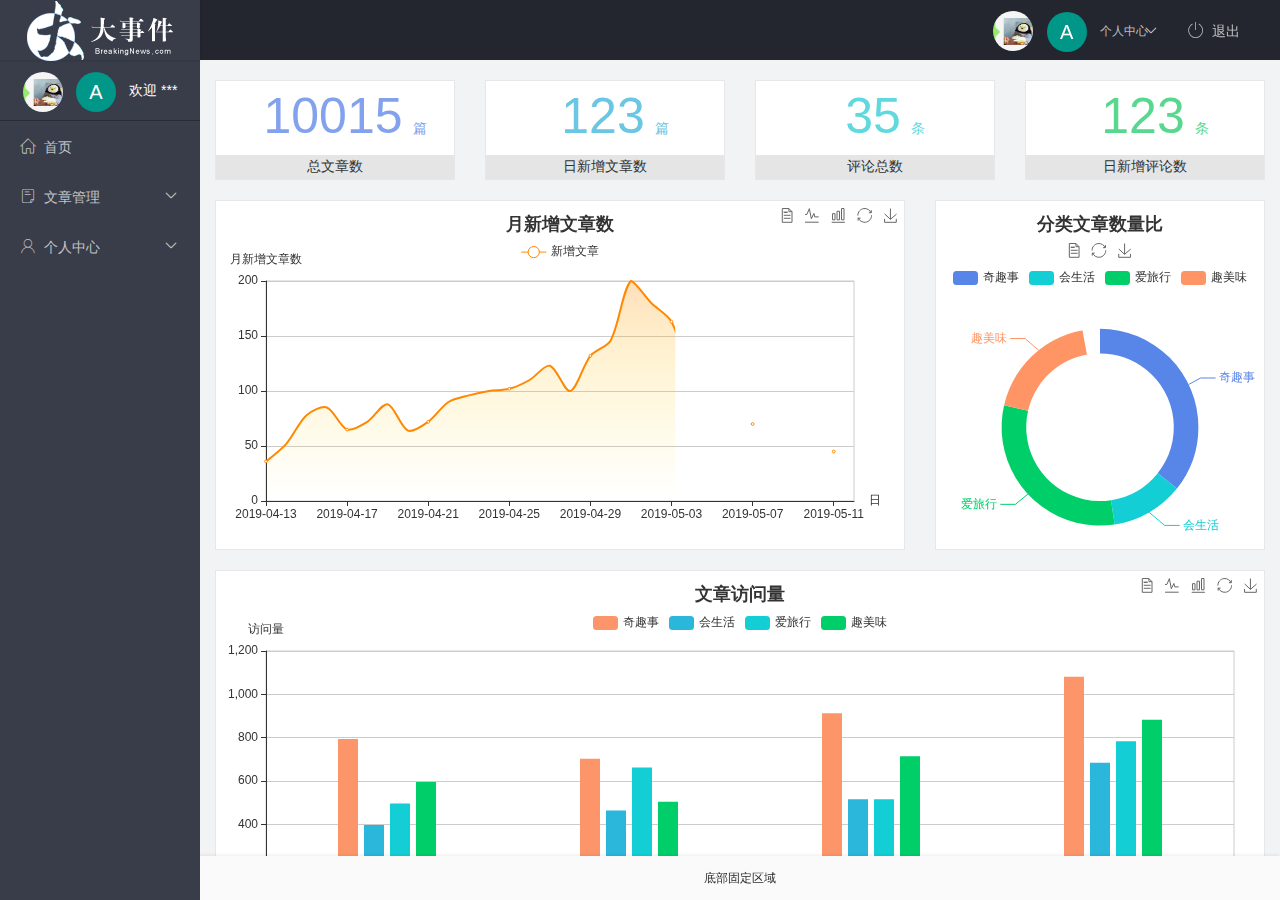
<file: index.html>
<!DOCTYPE html>
<html lang="en">

<head>
    <meta charset="UTF-8" />
    <meta http-equiv="X-UA-Compatible" content="IE=edge" />
    <meta name="viewport" content="width=device-width, initial-scale=1.0" />
    <title>后台主页</title>
    <link rel="stylesheet" href="/assets/lib/layui/css/layui.css" />
    <link rel="stylesheet" href="/assets/fonts/iconfont.css">
    <link rel="stylesheet" href="/assets/css/index.css">
</head>

<body>
    <div class="layui-layout layui-layout-admin">
        <div class="layui-header">
            <div class="layui-logo layui-hide-xs layui-bg-black">
                <img src="/assets/images/logo.png" alt="" />
            </div>

            <ul class="layui-nav layui-layout-right">
                <li class="layui-nav-item layui-hide layui-show-md-inline-block">
                    <!-- 右侧导航栏上面头像 -->
                    <a href="javascript:;" class="userinfo">
                        <img src="/assets/images/头像.png" class="layui-nav-img" />
                        <span class="text-avatar">A</span>
                        个人中心
                    </a>
                    <dl class="layui-nav-child">
                        <dd><a href="/user/user_info.html" target="fm">基本资料</a></dd>
                        <dd><a href="/user/user_avatar.html" target="fm">更换头像</a></dd>
                        <dd><a href="/user/user_pwd.html" target="fm">重置密码</a></dd>
                    </dl>
                </li>
                <li class="layui-nav-item" lay-header-event="menuRight" lay-unselect>
                    <a href="javascript:;" id="btnLogOut"><span class="iconfont icon-tuichu"></span>退出</a>
                </li>
            </ul>
        </div>

        <div class="layui-side layui-bg-black">
            <div class="layui-side-scroll">
                <!-- 左侧导航区域（可配合layui已有的垂直导航） -->
                <ul class="layui-nav layui-nav-tree" lay-shrink="all">
                    <!-- 左侧侧边栏上面头像 -->
                    <div class="userinfo">
                        <img src="/assets/images/头像.png" class="layui-nav-img" />
                        <span class="text-avatar">A</span>
                        <span id="welcome">欢迎 ***</span>
                    </div>
                    <li class="layui-nav-item"><a href="/home/dashboard.html" target="fm"><span
                                class="iconfont icon-home"></span>首页</a></li>
                    <li class="layui-nav-item">
                        <a class="" href="javascript:;"><span class="iconfont icon-16"></span>文章管理</a>
                        <dl class="layui-nav-child">
                            <dd><a href="/article/art_cate.html" target="fm"><i
                                        class="layui-icon layui-icon-app"></i>文章类别</a></dd>
                            <dd id="art_list"><a href="/article/art_list.html" target="fm"><i
                                        class="layui-icon layui-icon-app"></i>文章列表</a></dd>
                            <dd><a href="/article/art_pub.html" target="fm"><i
                                        class="layui-icon layui-icon-app"></i>发布文章</a></dd>
                        </dl>
                    </li>
                    <li class="layui-nav-item">
                        <a href="javascript:;"><span class="iconfont icon-user"></span>个人中心</a>
                        <dl class="layui-nav-child">
                            <a href="/user/user_info.html" target="fm"><i class="layui-icon layui-icon-app"></i>基本资料</a>
                            <dd><a href="/user/user_avatar.html" target="fm"><i
                                        class="layui-icon layui-icon-app"></i>更换头像</a></dd>
                            <dd><a href="/user/user_pwd.html" target="fm"><i
                                        class="layui-icon layui-icon-app"></i>重置密码</a></dd>
                        </dl>
                    </li>
                </ul>
            </div>
        </div>

        <div class="layui-body">
            <!-- 内容主体区域 -->
            <iframe name="fm" src="/home/dashboard.html" frameborder="0"></iframe>
        </div>

        <div class="layui-footer">
            <!-- 底部固定区域 -->
            底部固定区域
        </div>
    </div>
    <script src="/assets/lib/layui/layui.js"></script>
    <script src="/assets/lib/jquery.min.js"></script>
    <script src="/assets/js/basicAPI.js"></script>
    <script src="/assets/js/index.js"></script>
</body>

</html>
</file>
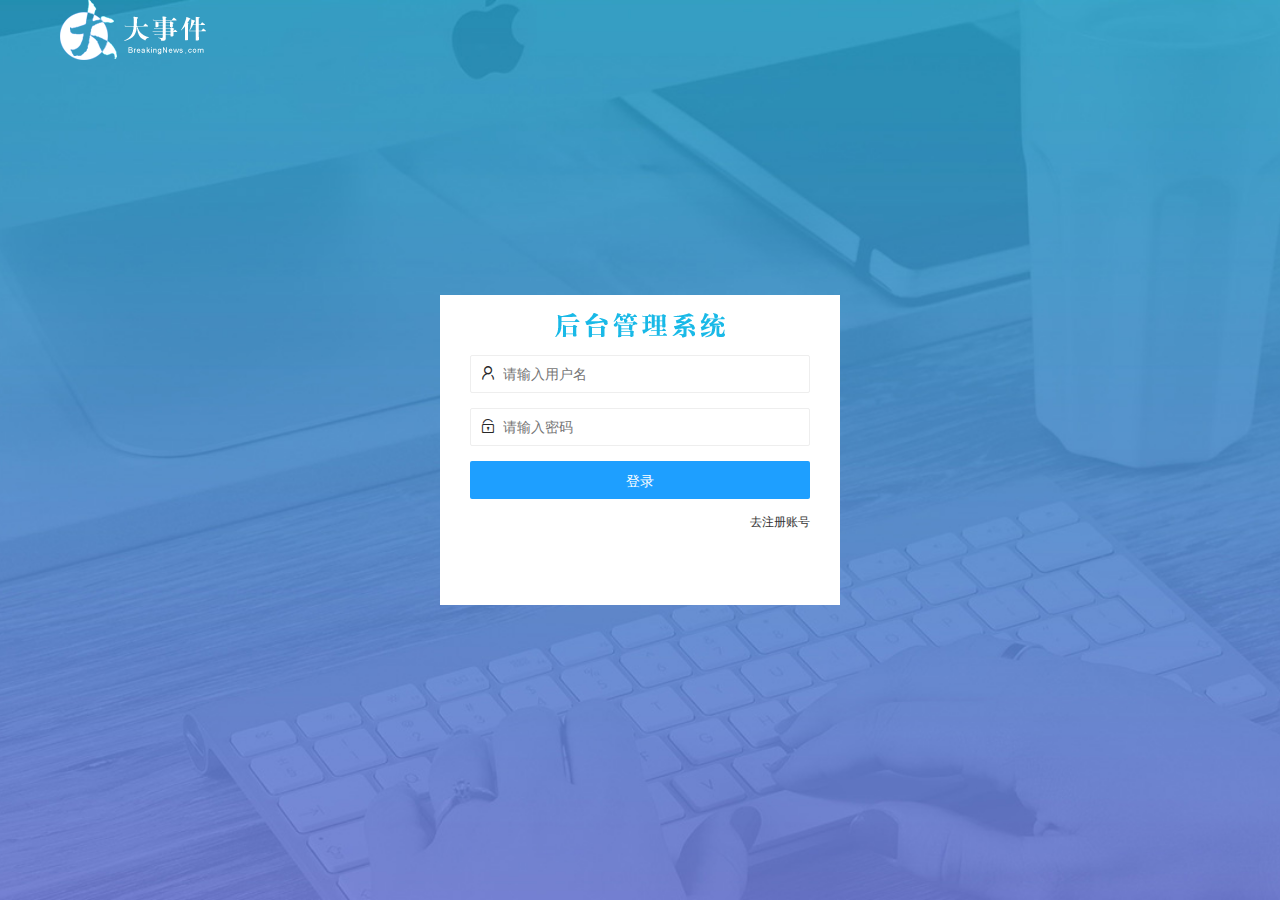
<file: login.html>
<!DOCTYPE html>
<html lang="en">

<head>
    <meta charset="UTF-8">
    <meta http-equiv="X-UA-Compatible" content="IE=edge">
    <meta name="viewport" content="width=device-width, initial-scale=1.0">
    <title>大事件-登录/注册</title>
    <!-- //导入layui的样式 -->
    <link rel="stylesheet" href="/assets/lib/layui/css/layui.css">
    <!-- 导入自己的样式表 -->
    <link rel="stylesheet" href="/assets/css/login.css">
</head>

<body>
    <!-- 头部的logo区域 -->
    <div class="layui-main">
        <img src="/assets/images/logo.png" alt="" />
    </div>
    <!-- 登录注册区域 -->
    <div class="loginAndRegBox">
        <div class="title-box"></div>
        <!-- 登录的div -->
        <div class="login-box">
            <!-- 登录的表单 -->
            <form class="layui-form" id="form_login">
                <!-- 用户名的 -->
                <div class="layui-form-item">
                    <i class="layui-icon layui-icon-username"></i>
                    <input type="text" name="username" required lay-verify="required" placeholder="请输入用户名"
                        autocomplete="off" class="layui-input">
                </div>
                <!-- 密码的 -->
                <div class="layui-form-item">
                    <i class="layui-icon layui-icon-password"></i>
                    <input type="password" name="password" required lay-verify="required|pwd" placeholder="请输入密码"
                        autocomplete="off" class="layui-input">
                </div>
                <div class="layui-form-item">
                    <!-- 注意 表单提交按钮 就是lay-submit -->
                    <button class="layui-btn layui-btn-fluid layui-btn layui-btn-normal" lay-submit>登录</button>
                </div>
                <div class="layui-form-item links">
                    <a href="javascript:;" id="link_reg">去注册账号</a>
                </div>
            </form>
        </div>
        <!-- 注册的div -->
        <div class="reg-box">
            <!-- 注册的表单 -->
            <form class="layui-form" id="form_reg">
                <!-- 用户名的 -->
                <div class="layui-form-item">
                    <i class="layui-icon layui-icon-username"></i>
                    <input type="text" name="username" required lay-verify="required" placeholder="请输入用户名"
                        autocomplete="off" class="layui-input">
                </div>
                <!-- 密码的 -->
                <div class="layui-form-item">
                    <i class="layui-icon layui-icon-password"></i>
                    <input type="password" name="password" required lay-verify="required|pwd" placeholder="请输入密码"
                        autocomplete="off" class="layui-input">
                </div>
                <!-- 确认密码的 -->
                <div class="layui-form-item">
                    <i class="layui-icon layui-icon-password"></i>
                    <input type="password" name="repassword" required lay-verify="required|pwd|repwd"
                        placeholder="再次确认密码" autocomplete="off" class="layui-input">
                </div>
                <div class="layui-form-item">
                    <!-- 注意 表单提交按钮 就是lay-submit -->
                    <button class="layui-btn layui-btn-fluid layui-btn layui-btn-normal" lay-submit>注册</button>
                </div>
                <div class="layui-form-item links">
                    <a href="javascript:;" id="link_login">去登录</a>
                </div>
            </form>
        </div>
    </div>
    <!-- 导入layui的JS文件 -->
    <script src="/assets/lib/layui/layui.js"></script>
    <!-- 导入jquery -->
    <script src="/assets/lib/jquery.min.js"></script>
    <!-- //导入根目录配置 -->
    <script src="/assets/js/basicAPI.js"></script>
    <!-- 导入自己的jquery脚本 -->
    <script src="/assets/js/login.js"></script>

</body>

</html>
</file>
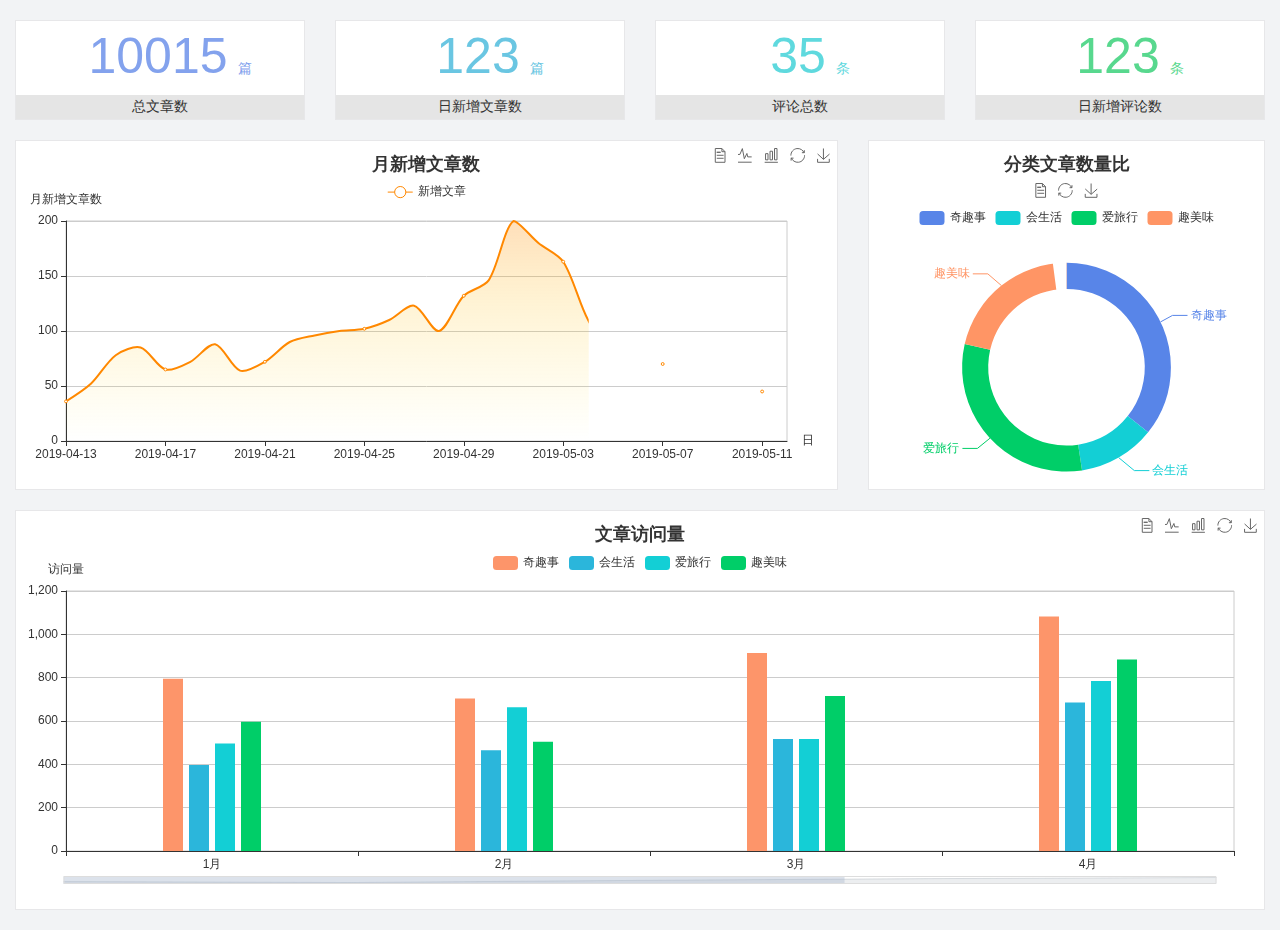
<file: home/dashboard.html>
<!DOCTYPE html>
<html lang="en">

<head>
  <meta charset="UTF-8">
  <meta name="viewport" content="width=device-width, initial-scale=1.0">
  <meta http-equiv="X-UA-Compatible" content="ie=edge">
  <title>图表统计</title>
  <link rel="stylesheet" href="/assets/lib/bootstrap.min.css" />
  <link rel="stylesheet" href="/assets/lib/main.css" />
  <script src="/assets/lib/jquery.min.js"></script>
  <script type="text/javascript" src="/assets/lib/echarts.min.js"></script>
</head>

<body>
  <div class="container-fluid">
    <div class="row spannel_list">
      <div class="col-sm-3 col-xs-6">
        <div class="spannel">
          <em>10015</em><span>篇</span>
          <b>总文章数</b>
        </div>
      </div>
      <div class="col-sm-3 col-xs-6">
        <div class="spannel scolor01">
          <em>123</em><span>篇</span>
          <b>日新增文章数</b>
        </div>
      </div>
      <div class="col-sm-3 col-xs-6">
        <div class="spannel scolor02">
          <em>35</em><span>条</span>
          <b>评论总数</b>
        </div>
      </div>
      <div class="col-sm-3 col-xs-6">
        <div class="spannel scolor03">
          <em>123</em><span>条</span>
          <b>日新增评论数</b>
        </div>
      </div>
    </div>
  </div>

  <div class="container-fluid">
    <div class="row curve-pie">
      <div class="col-lg-8 col-md-8">
        <div class="gragh_pannel" id="curve_show"></div>
      </div>
      <div class="col-lg-4 col-md-4">
        <div class="gragh_pannel" id="pie_show"></div>
      </div>
    </div>
  </div>

  <div class="container-fluid">
    <div class="column_pannel" id="column_show"></div>
  </div>

  <script>
    var oChart = echarts.init(document.getElementById('curve_show'));
    var aList_all = [
      { 'count': 36, 'date': '2019-04-13' },
      { 'count': 52, 'date': '2019-04-14' },
      { 'count': 78, 'date': '2019-04-15' },
      { 'count': 85, 'date': '2019-04-16' },
      { 'count': 65, 'date': '2019-04-17' },
      { 'count': 72, 'date': '2019-04-18' },
      { 'count': 88, 'date': '2019-04-19' },
      { 'count': 64, 'date': '2019-04-20' },
      { 'count': 72, 'date': '2019-04-21' },
      { 'count': 90, 'date': '2019-04-22' },
      { 'count': 96, 'date': '2019-04-23' },
      { 'count': 100, 'date': '2019-04-24' },
      { 'count': 102, 'date': '2019-04-25' },
      { 'count': 110, 'date': '2019-04-26' },
      { 'count': 123, 'date': '2019-04-27' },
      { 'count': 100, 'date': '2019-04-28' },
      { 'count': 132, 'date': '2019-04-29' },
      { 'count': 146, 'date': '2019-04-30' },
      { 'count': 200, 'date': '2019-05-01' },
      { 'count': 180, 'date': '2019-05-02' },
      { 'count': 163, 'date': '2019-05-03' },
      { 'count': 110, 'date': '2019-05-04' },
      { 'count': 80, 'date': '2019-05-05' },
      { 'count': 82, 'date': '2019-05-06' },
      { 'count': 70, 'date': '2019-05-07' },
      { 'count': 65, 'date': '2019-05-08' },
      { 'count': 54, 'date': '2019-05-09' },
      { 'count': 40, 'date': '2019-05-10' },
      { 'count': 45, 'date': '2019-05-11' },
      { 'count': 38, 'date': '2019-05-12' },
    ];

    let aCount = [];
    let aDate = [];

    for (var i = 0; i < aList_all.length; i++) {
      aCount.push(aList_all[i].count);
      aDate.push(aList_all[i].date);
    }

    var chartopt = {
      title: {
        text: '月新增文章数',
        left: 'center',
        top: '10'
      },
      tooltip: {
        trigger: 'axis'
      },
      legend: {
        data: ['新增文章'],
        top: '40'
      },
      toolbox: {
        show: true,
        feature: {
          mark: { show: true },
          dataView: { show: true, readOnly: false },
          magicType: { show: true, type: ['line', 'bar'] },
          restore: { show: true },
          saveAsImage: { show: true }
        }
      },
      calculable: true,
      xAxis: [
        {
          name: '日',
          type: 'category',
          boundaryGap: false,
          data: aDate
        }
      ],
      yAxis: [
        {
          name: '月新增文章数',
          type: 'value'
        }
      ],
      series: [
        {
          name: '新增文章',
          type: 'line',
          smooth: true,
          itemStyle: { normal: { areaStyle: { type: 'default' }, color: '#f80' }, lineStyle: { color: '#f80' } },
          data: aCount
        }],
      areaStyle: {
        normal: {
          color: new echarts.graphic.LinearGradient(0, 0, 0, 1, [{
            offset: 0,
            color: 'rgba(255,136,0,0.39)'
          }, {
            offset: .34,
            color: 'rgba(255,180,0,0.25)'
          }, {
            offset: 1,
            color: 'rgba(255,222,0,0.00)'
          }])

        }
      },
      grid: {
        show: true,
        x: 50,
        x2: 50,
        y: 80,
        height: 220
      }
    };

    oChart.setOption(chartopt);


    var oPie = echarts.init(document.getElementById('pie_show'));
    var oPieopt =
    {
      title: {
        top: 10,
        text: '分类文章数量比',
        x: 'center'
      },
      tooltip: {
        trigger: 'item',
        formatter: "{a} <br/>{b} : {c} ({d}%)"
      },
      color: ['#5885e8', '#13cfd5', '#00ce68', '#ff9565'],
      legend: {
        x: 'center',
        top: 65,
        data: ['奇趣事', '会生活', '爱旅行', '趣美味']
      },
      toolbox: {
        show: true,
        x: 'center',
        top: 35,
        feature: {
          mark: { show: true },
          dataView: { show: true, readOnly: false },
          magicType: {
            show: true,
            type: ['pie', 'funnel'],
            option: {
              funnel: {
                x: '25%',
                width: '50%',
                funnelAlign: 'left',
                max: 1548
              }
            }
          },
          restore: { show: true },
          saveAsImage: { show: true }
        }
      },
      calculable: true,
      series: [
        {
          name: '访问来源',
          type: 'pie',
          radius: ['45%', '60%'],
          center: ['50%', '65%'],
          data: [
            { value: 300, name: '奇趣事' },
            { value: 100, name: '会生活' },
            { value: 260, name: '爱旅行' },
            { value: 180, name: '趣美味' }
          ]
        }
      ]
    };
    oPie.setOption(oPieopt);



    var oColumn = this.echarts.init(document.getElementById('column_show'));
    var oColumnopt =
    {
      title: {
        text: '文章访问量',
        left: 'center',
        top: '10'
      },
      tooltip: {
        trigger: 'axis'
      },
      legend: {
        data: ['奇趣事', '会生活', '爱旅行', '趣美味'],
        top: '40'
      },
      toolbox: {
        show: true,
        feature: {
          mark: { show: true },
          dataView: { show: true, readOnly: false },
          magicType: { show: true, type: ['line', 'bar'] },
          restore: { show: true },
          saveAsImage: { show: true }
        }
      },
      calculable: true,
      xAxis: [
        {
          type: 'category',
          data: ['1月', '2月', '3月', '4月', '5月']
        }
      ],
      yAxis: [
        {
          name: '访问量',
          type: 'value'
        }
      ],
      series: [
        {
          name: '奇趣事',
          type: 'bar',
          barWidth: 20,
          itemStyle: {
            normal: { areaStyle: { type: 'default' }, color: '#fd956a' }
          },
          data: [800, 708, 920, 1090, 1200]
        },
        {
          name: '会生活',
          type: 'bar',
          barWidth: 20,
          itemStyle: {
            normal: { areaStyle: { type: 'default' }, color: '#2bb6db' }
          },
          data: [400, 468, 520, 690, 800]
        },
        {
          name: '爱旅行',
          type: 'bar',
          barWidth: 20,
          itemStyle: {
            normal: { areaStyle: { type: 'default' }, color: '#13cfd5' }
          },
          data: [500, 668, 520, 790, 900]
        },
        {
          name: '趣美味',
          type: 'bar',
          barWidth: 20,
          itemStyle: {
            normal: { areaStyle: { type: 'default' }, color: '#00ce68' }
          },
          data: [600, 508, 720, 890, 1000]
        }
      ],
      grid: {
        show: true,
        x: 50,
        x2: 30,
        y: 80,
        height: 260
      },
      dataZoom: [//给x轴设置滚动条
        {
          start: 0,//默认为0
          end: 100 - 1000 / 31,//默认为100
          type: 'slider',
          show: true,
          xAxisIndex: [0],
          handleSize: 0,//滑动条的 左右2个滑动条的大小
          height: 8,//组件高度
          left: 45, //左边的距离
          right: 50,//右边的距离
          bottom: 26,//右边的距离
          handleColor: '#ddd',//h滑动图标的颜色
          handleStyle: {
            borderColor: "#cacaca",
            borderWidth: "1",
            shadowBlur: 2,
            background: "#ddd",
            shadowColor: "#ddd",
          }
        }]
    };
    oColumn.setOption(oColumnopt);
  </script>
</body>

</html>
</file>
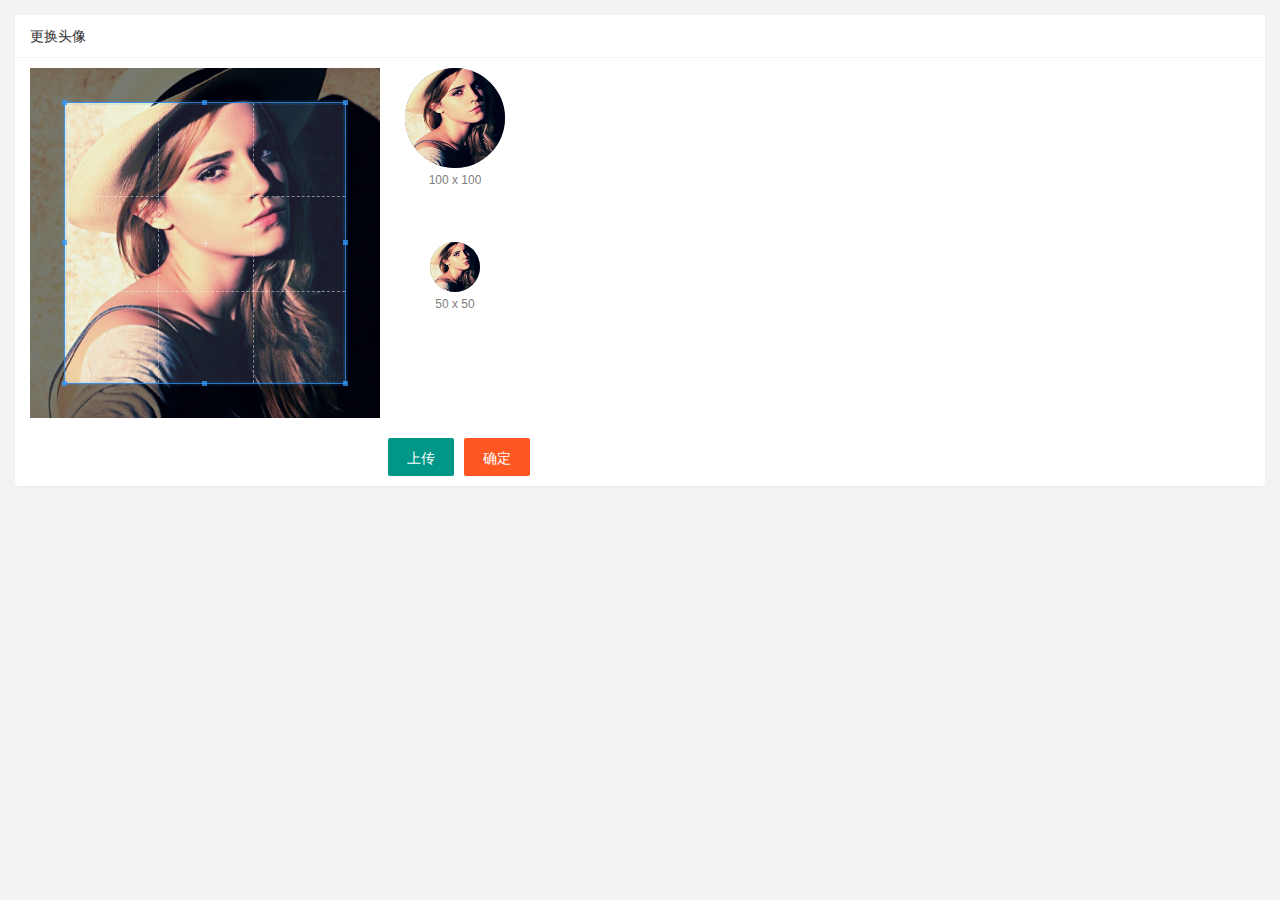
<file: user/user_avatar.html>
<!DOCTYPE html>
<html lang="en">

<head>
    <meta charset="UTF-8" />
    <meta http-equiv="X-UA-Compatible" content="IE=edge" />
    <meta name="viewport" content="width=device-width, initial-scale=1.0" />
    <title>Document</title>
    <link rel="stylesheet" href="/assets/lib/layui/css/layui.css" />
    <link rel="stylesheet" href="/assets/css/user/user_avatar.css" />
    <link rel="stylesheet" href="/assets/lib/cropper/cropper.css" />
</head>

<body>
    <div class="layui-card">
        <div class="layui-card-header">更换头像</div>
        <div class="layui-card-body">
            <!-- 第一行的图片裁剪和预览区域 -->
            <div class="row1">
                <!-- 图片裁剪区域 -->
                <div class="cropper-box">
                    <!-- 这个 img 标签很重要，将来会把它初始化为裁剪区域 -->
                    <img id="image" src="/assets/images/sample.jpg" />
                </div>
                <!-- 图片的预览区域 -->
                <div class="preview-box">
                    <div>
                        <!-- 宽高为 100px 的预览区域 -->
                        <div class="img-preview w100"></div>
                        <p class="size">100 x 100</p>
                    </div>
                    <div>
                        <!-- 宽高为 50px 的预览区域 -->
                        <div class="img-preview w50"></div>
                        <p class="size">50 x 50</p>
                    </div>
                </div>
            </div>
            <!-- 第二行的按钮区域 -->
            <div class="row2">
                <input type="file" id="file" accept="image/png,image/jpeg" />
                <button type="button" class="layui-btn" id="btnChooseImage">上传</button>
                <button type="button" class="layui-btn layui-btn-danger" id="btnUpload">确定</button>
            </div>
        </div>
    </div>
</body>
<script src="/assets/lib/layui/layui.js"></script>
<script src="/assets/lib/jquery.min.js"></script>
<script src="/assets/lib/cropper/Cropper.js"></script>
<script src="/assets/lib/cropper/jquery-cropper.js"></script>
<script src="/assets///js/basicAPI.js"></script>
<script src="/assets/js/user/useravatar.js"></script>

</html>
</file>
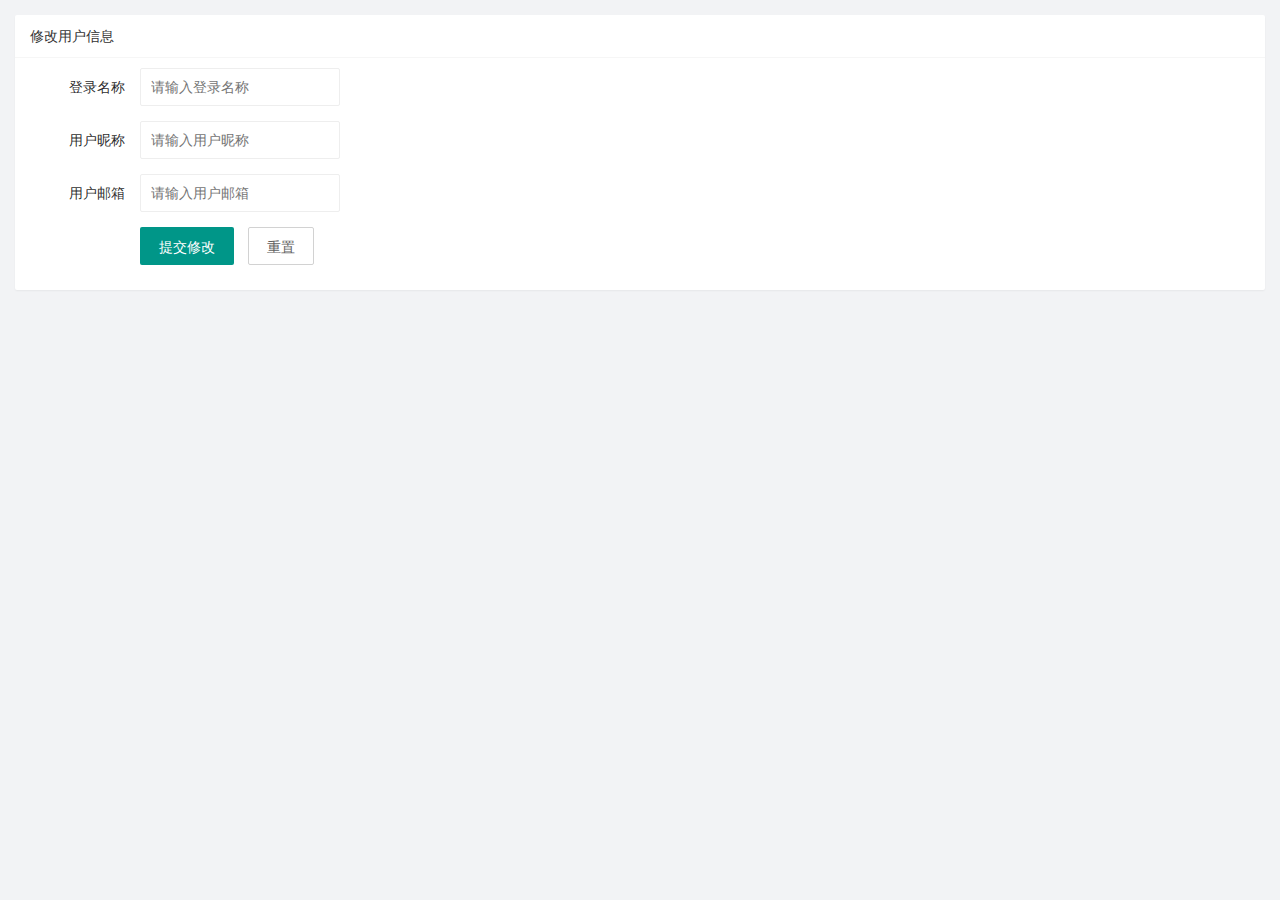
<file: user/user_info.html>
<!DOCTYPE html>
<html lang="en">

<head>
    <meta charset="UTF-8" />
    <meta http-equiv="X-UA-Compatible" content="IE=edge" />
    <meta name="viewport" content="width=device-width, initial-scale=1.0" />
    <title>Document</title>
    <link rel="stylesheet" href="/assets/lib/layui/css/layui.css">
    <link rel="stylesheet" href="/assets/css/user/user_info.css" />
</head>

<body>
    <div class="layui-card">
        <div class="layui-card-header">修改用户信息</div>
        <div class="layui-card-body">
            <!-- form 表单 -->
            <form class="layui-form" action="" lay-filter="initUserinfo">
                <input type="hidden" name="id">
                <div class="layui-form-item">
                    <label class="layui-form-label">登录名称</label>
                    <div class="layui-input-block">
                        <input type="text" name="username" required readonly lay-verify="required" placeholder="请输入登录名称"
                            autocomplete="off" class="layui-input" id="username" />
                    </div>
                </div>
                <div class="layui-form-item">
                    <label class="layui-form-label">用户昵称</label>
                    <div class="layui-input-block">
                        <input type="text" name="nickname" required lay-verify="required|nickname" placeholder="请输入用户昵称"
                            autocomplete="off" class="layui-input" />
                    </div>
                </div>
                <div class="layui-form-item">
                    <label class="layui-form-label">用户邮箱</label>
                    <div class="layui-input-block">
                        <input type="text" name="email" required lay-verify="required|email" placeholder="请输入用户邮箱"
                            autocomplete="off" class="layui-input" />
                    </div>
                </div>
                <div class="layui-form-item">
                    <div class="layui-input-block">
                        <button class="layui-btn" lay-submit lay-filter="formDemo">提交修改</button>
                        <button type="reset" class="layui-btn layui-btn-primary" id="btnReset">重置</button>
                    </div>
                </div>
            </form>
        </div>
    </div>
</body>

<script src="/assets/lib/layui/layui.js"></script>
<script src="/assets/lib/jquery.min.js"></script>
<script src="/assets/js/basicAPI.js"></script>
<script src="/assets/js/user/user_info.js"></script>

</html>
</file>
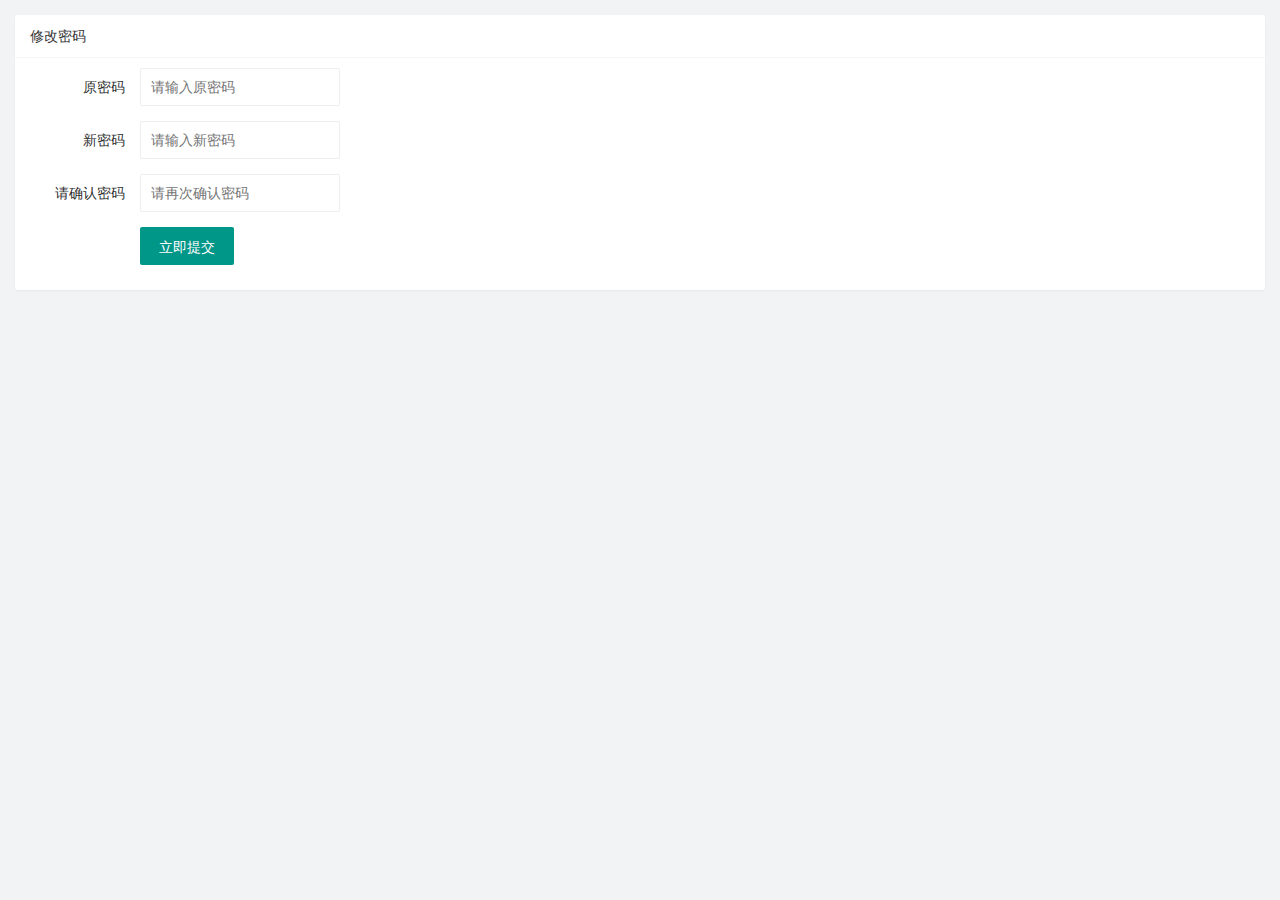
<file: user/user_pwd.html>
<!DOCTYPE html>
<html lang="en">

<head>
    <meta charset="UTF-8" />
    <meta http-equiv="X-UA-Compatible" content="IE=edge" />
    <meta name="viewport" content="width=device-width, initial-scale=1.0" />
    <title>Document</title>
    <link rel="stylesheet" href="/assets/lib/layui/css/layui.css" />
    <link rel="stylesheet" href="/assets/css/user/user_pwd.css" />
</head>

<body>
    <div class="layui-card">
        <div class="layui-card-header">修改密码</div>
        <div class="layui-card-body">
            <form class="layui-form" action="">
                <div class="layui-form-item">
                    <label class="layui-form-label">原密码</label>
                    <div class="layui-input-block">
                        <input type="password" name="oldPwd" required lay-verify="required|pwd" placeholder="请输入原密码"
                            autocomplete="off" class="layui-input" />
                    </div>
                </div>
                <div class="layui-form-item">
                    <label class="layui-form-label">新密码</label>
                    <div class="layui-input-block">
                        <input type="password" name="newPwd" required lay-verify="required|pwd|samePwd"
                            placeholder="请输入新密码" autocomplete="off" class="layui-input" />
                    </div>
                </div>
                <div class="layui-form-item">
                    <label class="layui-form-label">请确认密码</label>
                    <div class="layui-input-block">
                        <input type="password" name="rePwd" required lay-verify="required|pwd|rePwd"
                            placeholder="请再次确认密码" autocomplete="off" class="layui-input" />
                    </div>
                </div>
                <div class="layui-form-item">
                    <div class="layui-input-block">
                        <button class="layui-btn" lay-submit lay-filter="formDemo">
                            立即提交
                        </button>
                    </div>
                </div>
            </form>
        </div>
    </div>
</body>

<!-- 导入 layui 的 js -->
<script src="/assets/lib/layui/layui.js"></script>
<!-- 导入 jQuery -->
<script src="/assets/lib/jquery.min.js"></script>
<!-- 导入 baseAPI -->
<script src="/assets/js/basicAPI.js"></script>
<!-- 导入自己的 js -->
<script src="/assets/js/user/user_pwd.js"></script>

</html>
</file>
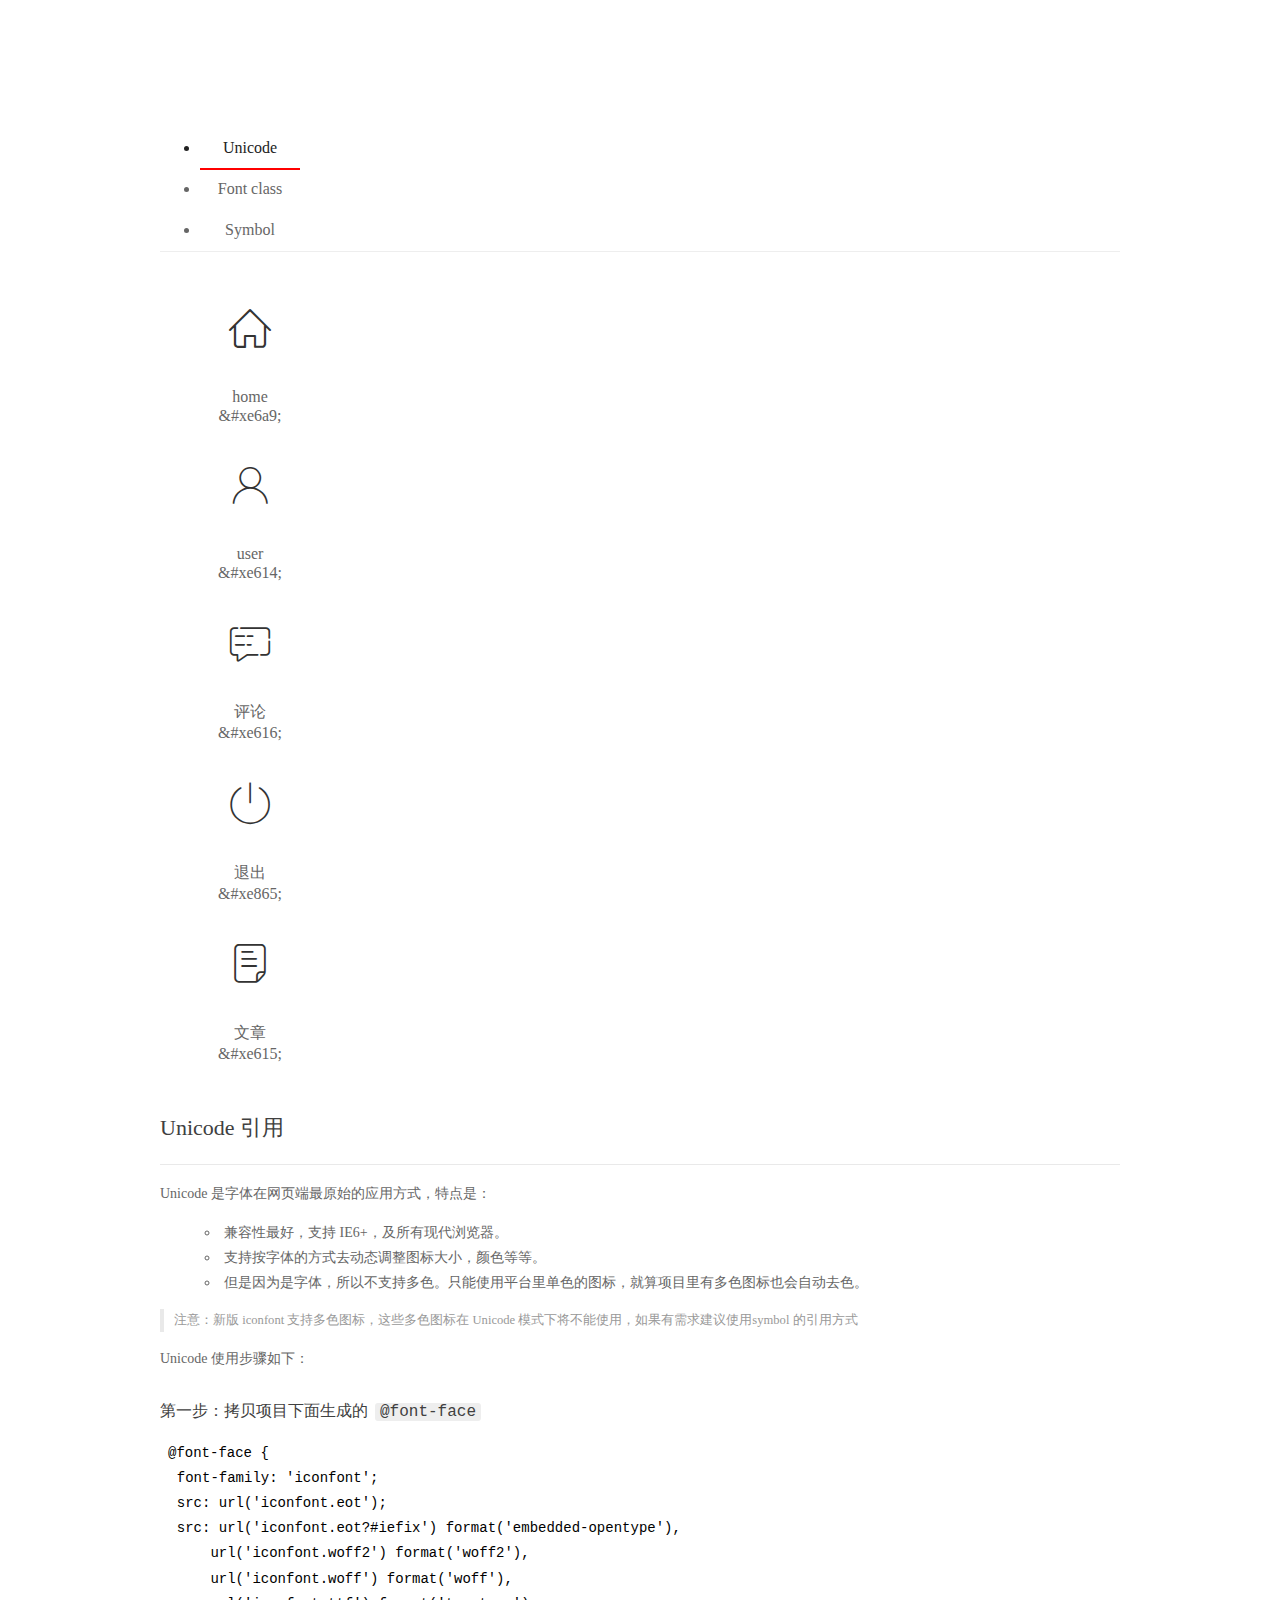
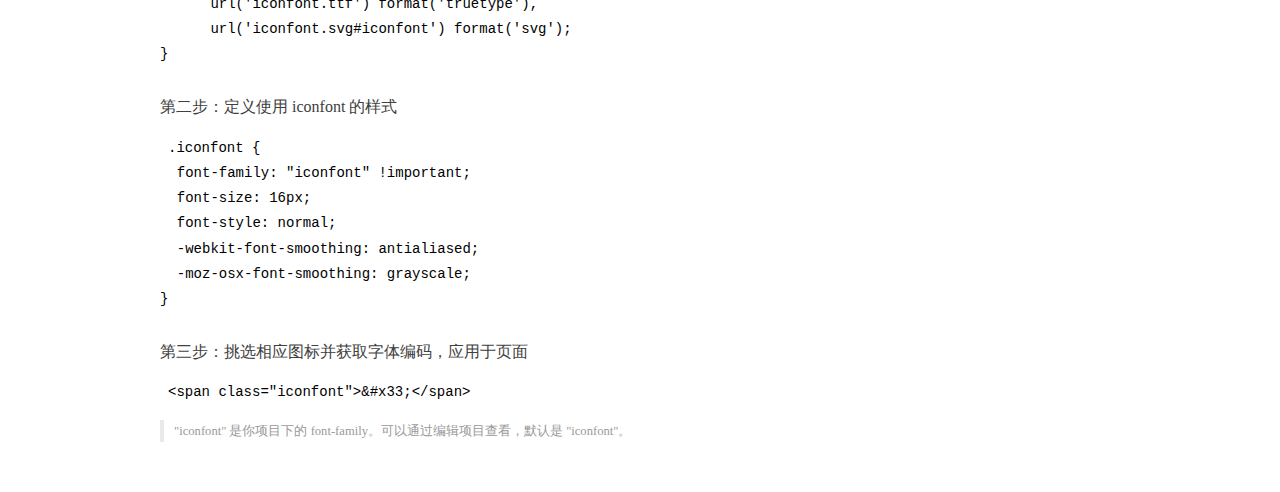
<file: assets/fonts/demo_index.html>
<!DOCTYPE html>
<html>
<head>
  <meta charset="utf-8"/>
  <title>IconFont Demo</title>
  <link rel="shortcut icon" href="https://gtms04.alicdn.com/tps/i4/TB1_oz6GVXXXXaFXpXXJDFnIXXX-64-64.ico" type="image/x-icon"/>
  <link rel="stylesheet" href="https://g.alicdn.com/thx/cube/1.3.2/cube.min.css">
  <link rel="stylesheet" href="demo.css">
  <link rel="stylesheet" href="iconfont.css">
  <script src="iconfont.js"></script>
  <!-- jQuery -->
  <script src="https://a1.alicdn.com/oss/uploads/2018/12/26/7bfddb60-08e8-11e9-9b04-53e73bb6408b.js"></script>
  <!-- 代码高亮 -->
  <script src="https://a1.alicdn.com/oss/uploads/2018/12/26/a3f714d0-08e6-11e9-8a15-ebf944d7534c.js"></script>
</head>
<body>
  <div class="main">
    <h1 class="logo"><a href="https://www.iconfont.cn/" title="iconfont 首页" target="_blank">&#xe86b;</a></h1>
    <div class="nav-tabs">
      <ul id="tabs" class="dib-box">
        <li class="dib active"><span>Unicode</span></li>
        <li class="dib"><span>Font class</span></li>
        <li class="dib"><span>Symbol</span></li>
      </ul>
      
    </div>
    <div class="tab-container">
      <div class="content unicode" style="display: block;">
          <ul class="icon_lists dib-box">
          
            <li class="dib">
              <span class="icon iconfont">&#xe6a9;</span>
                <div class="name">home</div>
                <div class="code-name">&amp;#xe6a9;</div>
              </li>
          
            <li class="dib">
              <span class="icon iconfont">&#xe614;</span>
                <div class="name">user</div>
                <div class="code-name">&amp;#xe614;</div>
              </li>
          
            <li class="dib">
              <span class="icon iconfont">&#xe616;</span>
                <div class="name">评论</div>
                <div class="code-name">&amp;#xe616;</div>
              </li>
          
            <li class="dib">
              <span class="icon iconfont">&#xe865;</span>
                <div class="name">退出</div>
                <div class="code-name">&amp;#xe865;</div>
              </li>
          
            <li class="dib">
              <span class="icon iconfont">&#xe615;</span>
                <div class="name">文章</div>
                <div class="code-name">&amp;#xe615;</div>
              </li>
          
          </ul>
          <div class="article markdown">
          <h2 id="unicode-">Unicode 引用</h2>
          <hr>

          <p>Unicode 是字体在网页端最原始的应用方式，特点是：</p>
          <ul>
            <li>兼容性最好，支持 IE6+，及所有现代浏览器。</li>
            <li>支持按字体的方式去动态调整图标大小，颜色等等。</li>
            <li>但是因为是字体，所以不支持多色。只能使用平台里单色的图标，就算项目里有多色图标也会自动去色。</li>
          </ul>
          <blockquote>
            <p>注意：新版 iconfont 支持多色图标，这些多色图标在 Unicode 模式下将不能使用，如果有需求建议使用symbol 的引用方式</p>
          </blockquote>
          <p>Unicode 使用步骤如下：</p>
          <h3 id="-font-face">第一步：拷贝项目下面生成的 <code>@font-face</code></h3>
<pre><code class="language-css"
>@font-face {
  font-family: 'iconfont';
  src: url('iconfont.eot');
  src: url('iconfont.eot?#iefix') format('embedded-opentype'),
      url('iconfont.woff2') format('woff2'),
      url('iconfont.woff') format('woff'),
      url('iconfont.ttf') format('truetype'),
      url('iconfont.svg#iconfont') format('svg');
}
</code></pre>
          <h3 id="-iconfont-">第二步：定义使用 iconfont 的样式</h3>
<pre><code class="language-css"
>.iconfont {
  font-family: "iconfont" !important;
  font-size: 16px;
  font-style: normal;
  -webkit-font-smoothing: antialiased;
  -moz-osx-font-smoothing: grayscale;
}
</code></pre>
          <h3 id="-">第三步：挑选相应图标并获取字体编码，应用于页面</h3>
<pre>
<code class="language-html"
>&lt;span class="iconfont"&gt;&amp;#x33;&lt;/span&gt;
</code></pre>
          <blockquote>
            <p>"iconfont" 是你项目下的 font-family。可以通过编辑项目查看，默认是 "iconfont"。</p>
          </blockquote>
          </div>
      </div>
      <div class="content font-class">
        <ul class="icon_lists dib-box">
          
          <li class="dib">
            <span class="icon iconfont icon-home"></span>
            <div class="name">
              home
            </div>
            <div class="code-name">.icon-home
            </div>
          </li>
          
          <li class="dib">
            <span class="icon iconfont icon-user"></span>
            <div class="name">
              user
            </div>
            <div class="code-name">.icon-user
            </div>
          </li>
          
          <li class="dib">
            <span class="icon iconfont icon-pinglun"></span>
            <div class="name">
              评论
            </div>
            <div class="code-name">.icon-pinglun
            </div>
          </li>
          
          <li class="dib">
            <span class="icon iconfont icon-tuichu"></span>
            <div class="name">
              退出
            </div>
            <div class="code-name">.icon-tuichu
            </div>
          </li>
          
          <li class="dib">
            <span class="icon iconfont icon-16"></span>
            <div class="name">
              文章
            </div>
            <div class="code-name">.icon-16
            </div>
          </li>
          
        </ul>
        <div class="article markdown">
        <h2 id="font-class-">font-class 引用</h2>
        <hr>

        <p>font-class 是 Unicode 使用方式的一种变种，主要是解决 Unicode 书写不直观，语意不明确的问题。</p>
        <p>与 Unicode 使用方式相比，具有如下特点：</p>
        <ul>
          <li>兼容性良好，支持 IE8+，及所有现代浏览器。</li>
          <li>相比于 Unicode 语意明确，书写更直观。可以很容易分辨这个 icon 是什么。</li>
          <li>因为使用 class 来定义图标，所以当要替换图标时，只需要修改 class 里面的 Unicode 引用。</li>
          <li>不过因为本质上还是使用的字体，所以多色图标还是不支持的。</li>
        </ul>
        <p>使用步骤如下：</p>
        <h3 id="-fontclass-">第一步：引入项目下面生成的 fontclass 代码：</h3>
<pre><code class="language-html">&lt;link rel="stylesheet" href="./iconfont.css"&gt;
</code></pre>
        <h3 id="-">第二步：挑选相应图标并获取类名，应用于页面：</h3>
<pre><code class="language-html">&lt;span class="iconfont icon-xxx"&gt;&lt;/span&gt;
</code></pre>
        <blockquote>
          <p>"
            iconfont" 是你项目下的 font-family。可以通过编辑项目查看，默认是 "iconfont"。</p>
        </blockquote>
      </div>
      </div>
      <div class="content symbol">
          <ul class="icon_lists dib-box">
          
            <li class="dib">
                <svg class="icon svg-icon" aria-hidden="true">
                  <use xlink:href="#icon-home"></use>
                </svg>
                <div class="name">home</div>
                <div class="code-name">#icon-home</div>
            </li>
          
            <li class="dib">
                <svg class="icon svg-icon" aria-hidden="true">
                  <use xlink:href="#icon-user"></use>
                </svg>
                <div class="name">user</div>
                <div class="code-name">#icon-user</div>
            </li>
          
            <li class="dib">
                <svg class="icon svg-icon" aria-hidden="true">
                  <use xlink:href="#icon-pinglun"></use>
                </svg>
                <div class="name">评论</div>
                <div class="code-name">#icon-pinglun</div>
            </li>
          
            <li class="dib">
                <svg class="icon svg-icon" aria-hidden="true">
                  <use xlink:href="#icon-tuichu"></use>
                </svg>
                <div class="name">退出</div>
                <div class="code-name">#icon-tuichu</div>
            </li>
          
            <li class="dib">
                <svg class="icon svg-icon" aria-hidden="true">
                  <use xlink:href="#icon-16"></use>
                </svg>
                <div class="name">文章</div>
                <div class="code-name">#icon-16</div>
            </li>
          
          </ul>
          <div class="article markdown">
          <h2 id="symbol-">Symbol 引用</h2>
          <hr>

          <p>这是一种全新的使用方式，应该说这才是未来的主流，也是平台目前推荐的用法。相关介绍可以参考这篇<a href="">文章</a>
            这种用法其实是做了一个 SVG 的集合，与另外两种相比具有如下特点：</p>
          <ul>
            <li>支持多色图标了，不再受单色限制。</li>
            <li>通过一些技巧，支持像字体那样，通过 <code>font-size</code>, <code>color</code> 来调整样式。</li>
            <li>兼容性较差，支持 IE9+，及现代浏览器。</li>
            <li>浏览器渲染 SVG 的性能一般，还不如 png。</li>
          </ul>
          <p>使用步骤如下：</p>
          <h3 id="-symbol-">第一步：引入项目下面生成的 symbol 代码：</h3>
<pre><code class="language-html">&lt;script src="./iconfont.js"&gt;&lt;/script&gt;
</code></pre>
          <h3 id="-css-">第二步：加入通用 CSS 代码（引入一次就行）：</h3>
<pre><code class="language-html">&lt;style&gt;
.icon {
  width: 1em;
  height: 1em;
  vertical-align: -0.15em;
  fill: currentColor;
  overflow: hidden;
}
&lt;/style&gt;
</code></pre>
          <h3 id="-">第三步：挑选相应图标并获取类名，应用于页面：</h3>
<pre><code class="language-html">&lt;svg class="icon" aria-hidden="true"&gt;
  &lt;use xlink:href="#icon-xxx"&gt;&lt;/use&gt;
&lt;/svg&gt;
</code></pre>
          </div>
      </div>

    </div>
  </div>
  <script>
  $(document).ready(function () {
      $('.tab-container .content:first').show()

      $('#tabs li').click(function (e) {
        var tabContent = $('.tab-container .content')
        var index = $(this).index()

        if ($(this).hasClass('active')) {
          return
        } else {
          $('#tabs li').removeClass('active')
          $(this).addClass('active')

          tabContent.hide().eq(index).fadeIn()
        }
      })
    })
  </script>
</body>
</html>
</file>
<file: assets/lib/layui/css/layui.css>
blockquote,body,button,dd,div,dl,dt,form,h1,h2,h3,h4,h5,h6,input,li,ol,p,pre,td,textarea,th,ul{margin:0;padding:0;-webkit-tap-highlight-color:rgba(0,0,0,0)}a:active,a:hover{outline:0}img{display:inline-block;border:none;vertical-align:middle}li{list-style:none}table{border-collapse:collapse;border-spacing:0}h1,h2,h3{font-weight:400}h4,h5,h6{font-size:100%;font-weight:400}button,input,select,textarea{font-size:100%}button,input,optgroup,option,select,textarea{font-family:inherit;font-size:inherit;font-style:inherit;font-weight:inherit;outline:0}pre{white-space:pre-wrap;white-space:-moz-pre-wrap;white-space:-pre-wrap;white-space:-o-pre-wrap;word-wrap:break-word}body{line-height:1.6;color:#333;color:rgba(0,0,0,.85);font:14px Helvetica Neue,Helvetica,PingFang SC,Tahoma,Arial,sans-serif}hr{height:0;line-height:0;margin:10px 0;padding:0;border:none!important;border-bottom:1px solid #eee!important;clear:both;overflow:hidden;background:0 0}a{color:#333;text-decoration:none}a:hover{color:#777}a cite{font-style:normal;*cursor:pointer}.layui-border-box,.layui-border-box *{box-sizing:border-box}.layui-box,.layui-box *{box-sizing:content-box}.layui-clear{clear:both;*zoom:1}.layui-clear:after{content:'\20';clear:both;*zoom:1;display:block;height:0}.layui-inline{position:relative;display:inline-block;*display:inline;*zoom:1;vertical-align:middle}.layui-edge{position:relative;display:inline-block;vertical-align:middle;width:0;height:0;border-width:6px;border-style:dashed;border-color:transparent;overflow:hidden}.layui-edge-top{top:-4px;border-bottom-color:#999;border-bottom-style:solid}.layui-edge-right{border-left-color:#999;border-left-style:solid}.layui-edge-bottom{top:2px;border-top-color:#999;border-top-style:solid}.layui-edge-left{border-right-color:#999;border-right-style:solid}.layui-elip{text-overflow:ellipsis;overflow:hidden;white-space:nowrap}.layui-disabled,.layui-icon,.layui-unselect{-moz-user-select:none;-webkit-user-select:none;-ms-user-select:none}.layui-disabled,.layui-disabled:hover{color:#d2d2d2!important;cursor:not-allowed!important}.layui-circle{border-radius:100%}.layui-show{display:block!important}.layui-hide{display:none!important}.layui-show-v{visibility:visible!important}.layui-hide-v{visibility:hidden!important}@font-face{font-family:layui-icon;src:url(../font/iconfont.eot?v=256);src:url(../font/iconfont.eot?v=256#iefix) format('embedded-opentype'),url(../font/iconfont.woff2?v=256) format('woff2'),url(../font/iconfont.woff?v=256) format('woff'),url(../font/iconfont.ttf?v=256) format('truetype'),url(../font/iconfont.svg?v=256#layui-icon) format('svg')}.layui-icon{font-family:layui-icon!important;font-size:16px;font-style:normal;-webkit-font-smoothing:antialiased;-moz-osx-font-smoothing:grayscale}.layui-icon-reply-fill:before{content:"\e611"}.layui-icon-set-fill:before{content:"\e614"}.layui-icon-menu-fill:before{content:"\e60f"}.layui-icon-search:before{content:"\e615"}.layui-icon-share:before{content:"\e641"}.layui-icon-set-sm:before{content:"\e620"}.layui-icon-engine:before{content:"\e628"}.layui-icon-close:before{content:"\1006"}.layui-icon-close-fill:before{content:"\1007"}.layui-icon-chart-screen:before{content:"\e629"}.layui-icon-star:before{content:"\e600"}.layui-icon-circle-dot:before{content:"\e617"}.layui-icon-chat:before{content:"\e606"}.layui-icon-release:before{content:"\e609"}.layui-icon-list:before{content:"\e60a"}.layui-icon-chart:before{content:"\e62c"}.layui-icon-ok-circle:before{content:"\1005"}.layui-icon-layim-theme:before{content:"\e61b"}.layui-icon-table:before{content:"\e62d"}.layui-icon-right:before{content:"\e602"}.layui-icon-left:before{content:"\e603"}.layui-icon-cart-simple:before{content:"\e698"}.layui-icon-face-cry:before{content:"\e69c"}.layui-icon-face-smile:before{content:"\e6af"}.layui-icon-survey:before{content:"\e6b2"}.layui-icon-tree:before{content:"\e62e"}.layui-icon-ie:before{content:"\e7bb"}.layui-icon-upload-circle:before{content:"\e62f"}.layui-icon-add-circle:before{content:"\e61f"}.layui-icon-download-circle:before{content:"\e601"}.layui-icon-templeate-1:before{content:"\e630"}.layui-icon-util:before{content:"\e631"}.layui-icon-face-surprised:before{content:"\e664"}.layui-icon-edit:before{content:"\e642"}.layui-icon-speaker:before{content:"\e645"}.layui-icon-down:before{content:"\e61a"}.layui-icon-file:before{content:"\e621"}.layui-icon-layouts:before{content:"\e632"}.layui-icon-rate-half:before{content:"\e6c9"}.layui-icon-add-circle-fine:before{content:"\e608"}.layui-icon-prev-circle:before{content:"\e633"}.layui-icon-read:before{content:"\e705"}.layui-icon-404:before{content:"\e61c"}.layui-icon-carousel:before{content:"\e634"}.layui-icon-help:before{content:"\e607"}.layui-icon-code-circle:before{content:"\e635"}.layui-icon-windows:before{content:"\e67f"}.layui-icon-water:before{content:"\e636"}.layui-icon-username:before{content:"\e66f"}.layui-icon-find-fill:before{content:"\e670"}.layui-icon-about:before{content:"\e60b"}.layui-icon-location:before{content:"\e715"}.layui-icon-up:before{content:"\e619"}.layui-icon-pause:before{content:"\e651"}.layui-icon-date:before{content:"\e637"}.layui-icon-layim-uploadfile:before{content:"\e61d"}.layui-icon-delete:before{content:"\e640"}.layui-icon-play:before{content:"\e652"}.layui-icon-top:before{content:"\e604"}.layui-icon-firefox:before{content:"\e686"}.layui-icon-friends:before{content:"\e612"}.layui-icon-refresh-3:before{content:"\e9aa"}.layui-icon-ok:before{content:"\e605"}.layui-icon-layer:before{content:"\e638"}.layui-icon-face-smile-fine:before{content:"\e60c"}.layui-icon-dollar:before{content:"\e659"}.layui-icon-group:before{content:"\e613"}.layui-icon-layim-download:before{content:"\e61e"}.layui-icon-picture-fine:before{content:"\e60d"}.layui-icon-link:before{content:"\e64c"}.layui-icon-diamond:before{content:"\e735"}.layui-icon-log:before{content:"\e60e"}.layui-icon-key:before{content:"\e683"}.layui-icon-rate-solid:before{content:"\e67a"}.layui-icon-fonts-del:before{content:"\e64f"}.layui-icon-unlink:before{content:"\e64d"}.layui-icon-fonts-clear:before{content:"\e639"}.layui-icon-triangle-r:before{content:"\e623"}.layui-icon-circle:before{content:"\e63f"}.layui-icon-radio:before{content:"\e643"}.layui-icon-align-center:before{content:"\e647"}.layui-icon-align-right:before{content:"\e648"}.layui-icon-align-left:before{content:"\e649"}.layui-icon-loading-1:before{content:"\e63e"}.layui-icon-return:before{content:"\e65c"}.layui-icon-fonts-strong:before{content:"\e62b"}.layui-icon-upload:before{content:"\e67c"}.layui-icon-dialogue:before{content:"\e63a"}.layui-icon-video:before{content:"\e6ed"}.layui-icon-headset:before{content:"\e6fc"}.layui-icon-cellphone-fine:before{content:"\e63b"}.layui-icon-add-1:before{content:"\e654"}.layui-icon-face-smile-b:before{content:"\e650"}.layui-icon-fonts-html:before{content:"\e64b"}.layui-icon-screen-full:before{content:"\e622"}.layui-icon-form:before{content:"\e63c"}.layui-icon-cart:before{content:"\e657"}.layui-icon-camera-fill:before{content:"\e65d"}.layui-icon-tabs:before{content:"\e62a"}.layui-icon-heart-fill:before{content:"\e68f"}.layui-icon-fonts-code:before{content:"\e64e"}.layui-icon-ios:before{content:"\e680"}.layui-icon-at:before{content:"\e687"}.layui-icon-fire:before{content:"\e756"}.layui-icon-set:before{content:"\e716"}.layui-icon-fonts-u:before{content:"\e646"}.layui-icon-triangle-d:before{content:"\e625"}.layui-icon-tips:before{content:"\e702"}.layui-icon-picture:before{content:"\e64a"}.layui-icon-more-vertical:before{content:"\e671"}.layui-icon-bluetooth:before{content:"\e689"}.layui-icon-flag:before{content:"\e66c"}.layui-icon-loading:before{content:"\e63d"}.layui-icon-fonts-i:before{content:"\e644"}.layui-icon-refresh-1:before{content:"\e666"}.layui-icon-rmb:before{content:"\e65e"}.layui-icon-addition:before{content:"\e624"}.layui-icon-home:before{content:"\e68e"}.layui-icon-time:before{content:"\e68d"}.layui-icon-user:before{content:"\e770"}.layui-icon-notice:before{content:"\e667"}.layui-icon-chrome:before{content:"\e68a"}.layui-icon-edge:before{content:"\e68b"}.layui-icon-login-weibo:before{content:"\e675"}.layui-icon-voice:before{content:"\e688"}.layui-icon-upload-drag:before{content:"\e681"}.layui-icon-login-qq:before{content:"\e676"}.layui-icon-snowflake:before{content:"\e6b1"}.layui-icon-heart:before{content:"\e68c"}.layui-icon-logout:before{content:"\e682"}.layui-icon-file-b:before{content:"\e655"}.layui-icon-template:before{content:"\e663"}.layui-icon-transfer:before{content:"\e691"}.layui-icon-auz:before{content:"\e672"}.layui-icon-console:before{content:"\e665"}.layui-icon-app:before{content:"\e653"}.layui-icon-prev:before{content:"\e65a"}.layui-icon-website:before{content:"\e7ae"}.layui-icon-next:before{content:"\e65b"}.layui-icon-component:before{content:"\e857"}.layui-icon-android:before{content:"\e684"}.layui-icon-more:before{content:"\e65f"}.layui-icon-login-wechat:before{content:"\e677"}.layui-icon-shrink-right:before{content:"\e668"}.layui-icon-spread-left:before{content:"\e66b"}.layui-icon-camera:before{content:"\e660"}.layui-icon-note:before{content:"\e66e"}.layui-icon-refresh:before{content:"\e669"}.layui-icon-female:before{content:"\e661"}.layui-icon-male:before{content:"\e662"}.layui-icon-screen-restore:before{content:"\e758"}.layui-icon-password:before{content:"\e673"}.layui-icon-senior:before{content:"\e674"}.layui-icon-theme:before{content:"\e66a"}.layui-icon-tread:before{content:"\e6c5"}.layui-icon-praise:before{content:"\e6c6"}.layui-icon-star-fill:before{content:"\e658"}.layui-icon-rate:before{content:"\e67b"}.layui-icon-template-1:before{content:"\e656"}.layui-icon-vercode:before{content:"\e679"}.layui-icon-service:before{content:"\e626"}.layui-icon-cellphone:before{content:"\e678"}.layui-icon-print:before{content:"\e66d"}.layui-icon-cols:before{content:"\e610"}.layui-icon-wifi:before{content:"\e7e0"}.layui-icon-export:before{content:"\e67d"}.layui-icon-rss:before{content:"\e808"}.layui-icon-slider:before{content:"\e714"}.layui-icon-email:before{content:"\e618"}.layui-icon-subtraction:before{content:"\e67e"}.layui-icon-mike:before{content:"\e6dc"}.layui-icon-light:before{content:"\e748"}.layui-icon-gift:before{content:"\e627"}.layui-icon-mute:before{content:"\e685"}.layui-icon-reduce-circle:before{content:"\e616"}.layui-icon-music:before{content:"\e690"}.layui-main{position:relative;width:1160px;margin:0 auto}.layui-header{position:relative;z-index:1000;height:60px}.layui-header a:hover{transition:all .5s;-webkit-transition:all .5s}.layui-side{position:fixed;left:0;top:0;bottom:0;z-index:999;width:200px;overflow-x:hidden}.layui-side-scroll{position:relative;width:220px;height:100%;overflow-x:hidden}.layui-body{position:relative;left:200px;right:0;top:0;bottom:0;z-index:900;width:auto;box-sizing:border-box}.layui-layout-body{overflow-x:hidden}.layui-layout-admin .layui-header{position:fixed;top:0;left:0;right:0;background-color:#23262e}.layui-layout-admin .layui-side{top:60px;width:200px;overflow-x:hidden}.layui-layout-admin .layui-body{position:absolute;top:60px;padding-bottom:44px}.layui-layout-admin .layui-main{width:auto;margin:0 15px}.layui-layout-admin .layui-footer{position:fixed;left:200px;right:0;bottom:0;z-index:990;height:44px;line-height:44px;padding:0 15px;box-shadow:-1px 0 4px rgb(0 0 0 / 12%);background-color:#fafafa}.layui-layout-admin .layui-logo{position:absolute;left:0;top:0;width:200px;height:100%;line-height:60px;text-align:center;color:#009688;font-size:16px;box-shadow:0 1px 2px 0 rgb(0 0 0 / 15%)}.layui-layout-admin .layui-header .layui-nav{background:0 0}.layui-layout-left{position:absolute!important;left:200px;top:0}.layui-layout-right{position:absolute!important;right:0;top:0}.layui-container{position:relative;margin:0 auto;box-sizing:border-box}.layui-fluid{position:relative;margin:0 auto;padding:0 15px}.layui-row:after,.layui-row:before{content:"";display:block;clear:both}.layui-col-lg1,.layui-col-lg10,.layui-col-lg11,.layui-col-lg12,.layui-col-lg2,.layui-col-lg3,.layui-col-lg4,.layui-col-lg5,.layui-col-lg6,.layui-col-lg7,.layui-col-lg8,.layui-col-lg9,.layui-col-md1,.layui-col-md10,.layui-col-md11,.layui-col-md12,.layui-col-md2,.layui-col-md3,.layui-col-md4,.layui-col-md5,.layui-col-md6,.layui-col-md7,.layui-col-md8,.layui-col-md9,.layui-col-sm1,.layui-col-sm10,.layui-col-sm11,.layui-col-sm12,.layui-col-sm2,.layui-col-sm3,.layui-col-sm4,.layui-col-sm5,.layui-col-sm6,.layui-col-sm7,.layui-col-sm8,.layui-col-sm9,.layui-col-xs1,.layui-col-xs10,.layui-col-xs11,.layui-col-xs12,.layui-col-xs2,.layui-col-xs3,.layui-col-xs4,.layui-col-xs5,.layui-col-xs6,.layui-col-xs7,.layui-col-xs8,.layui-col-xs9{position:relative;display:block;box-sizing:border-box}.layui-col-xs1,.layui-col-xs10,.layui-col-xs11,.layui-col-xs12,.layui-col-xs2,.layui-col-xs3,.layui-col-xs4,.layui-col-xs5,.layui-col-xs6,.layui-col-xs7,.layui-col-xs8,.layui-col-xs9{float:left}.layui-col-xs1{width:8.33333333%}.layui-col-xs2{width:16.66666667%}.layui-col-xs3{width:25%}.layui-col-xs4{width:33.33333333%}.layui-col-xs5{width:41.66666667%}.layui-col-xs6{width:50%}.layui-col-xs7{width:58.33333333%}.layui-col-xs8{width:66.66666667%}.layui-col-xs9{width:75%}.layui-col-xs10{width:83.33333333%}.layui-col-xs11{width:91.66666667%}.layui-col-xs12{width:100%}.layui-col-xs-offset1{margin-left:8.33333333%}.layui-col-xs-offset2{margin-left:16.66666667%}.layui-col-xs-offset3{margin-left:25%}.layui-col-xs-offset4{margin-left:33.33333333%}.layui-col-xs-offset5{margin-left:41.66666667%}.layui-col-xs-offset6{margin-left:50%}.layui-col-xs-offset7{margin-left:58.33333333%}.layui-col-xs-offset8{margin-left:66.66666667%}.layui-col-xs-offset9{margin-left:75%}.layui-col-xs-offset10{margin-left:83.33333333%}.layui-col-xs-offset11{margin-left:91.66666667%}.layui-col-xs-offset12{margin-left:100%}@media screen and (max-width:767.98px){.layui-container{padding:0 15px}.layui-hide-xs{display:none!important}.layui-show-xs-block{display:block!important}.layui-show-xs-inline{display:inline!important}.layui-show-xs-inline-block{display:inline-block!important}}@media screen and (min-width:768px){.layui-container{width:720px}.layui-hide-sm{display:none!important}.layui-show-sm-block{display:block!important}.layui-show-sm-inline{display:inline!important}.layui-show-sm-inline-block{display:inline-block!important}.layui-col-sm1,.layui-col-sm10,.layui-col-sm11,.layui-col-sm12,.layui-col-sm2,.layui-col-sm3,.layui-col-sm4,.layui-col-sm5,.layui-col-sm6,.layui-col-sm7,.layui-col-sm8,.layui-col-sm9{float:left}.layui-col-sm1{width:8.33333333%}.layui-col-sm2{width:16.66666667%}.layui-col-sm3{width:25%}.layui-col-sm4{width:33.33333333%}.layui-col-sm5{width:41.66666667%}.layui-col-sm6{width:50%}.layui-col-sm7{width:58.33333333%}.layui-col-sm8{width:66.66666667%}.layui-col-sm9{width:75%}.layui-col-sm10{width:83.33333333%}.layui-col-sm11{width:91.66666667%}.layui-col-sm12{width:100%}.layui-col-sm-offset1{margin-left:8.33333333%}.layui-col-sm-offset2{margin-left:16.66666667%}.layui-col-sm-offset3{margin-left:25%}.layui-col-sm-offset4{margin-left:33.33333333%}.layui-col-sm-offset5{margin-left:41.66666667%}.layui-col-sm-offset6{margin-left:50%}.layui-col-sm-offset7{margin-left:58.33333333%}.layui-col-sm-offset8{margin-left:66.66666667%}.layui-col-sm-offset9{margin-left:75%}.layui-col-sm-offset10{margin-left:83.33333333%}.layui-col-sm-offset11{margin-left:91.66666667%}.layui-col-sm-offset12{margin-left:100%}}@media screen and (min-width:992px){.layui-container{width:960px}.layui-hide-md{display:none!important}.layui-show-md-block{display:block!important}.layui-show-md-inline{display:inline!important}.layui-show-md-inline-block{display:inline-block!important}.layui-col-md1,.layui-col-md10,.layui-col-md11,.layui-col-md12,.layui-col-md2,.layui-col-md3,.layui-col-md4,.layui-col-md5,.layui-col-md6,.layui-col-md7,.layui-col-md8,.layui-col-md9{float:left}.layui-col-md1{width:8.33333333%}.layui-col-md2{width:16.66666667%}.layui-col-md3{width:25%}.layui-col-md4{width:33.33333333%}.layui-col-md5{width:41.66666667%}.layui-col-md6{width:50%}.layui-col-md7{width:58.33333333%}.layui-col-md8{width:66.66666667%}.layui-col-md9{width:75%}.layui-col-md10{width:83.33333333%}.layui-col-md11{width:91.66666667%}.layui-col-md12{width:100%}.layui-col-md-offset1{margin-left:8.33333333%}.layui-col-md-offset2{margin-left:16.66666667%}.layui-col-md-offset3{margin-left:25%}.layui-col-md-offset4{margin-left:33.33333333%}.layui-col-md-offset5{margin-left:41.66666667%}.layui-col-md-offset6{margin-left:50%}.layui-col-md-offset7{margin-left:58.33333333%}.layui-col-md-offset8{margin-left:66.66666667%}.layui-col-md-offset9{margin-left:75%}.layui-col-md-offset10{margin-left:83.33333333%}.layui-col-md-offset11{margin-left:91.66666667%}.layui-col-md-offset12{margin-left:100%}}@media screen and (min-width:1200px){.layui-container{width:1150px}.layui-hide-lg{display:none!important}.layui-show-lg-block{display:block!important}.layui-show-lg-inline{display:inline!important}.layui-show-lg-inline-block{display:inline-block!important}.layui-col-lg1,.layui-col-lg10,.layui-col-lg11,.layui-col-lg12,.layui-col-lg2,.layui-col-lg3,.layui-col-lg4,.layui-col-lg5,.layui-col-lg6,.layui-col-lg7,.layui-col-lg8,.layui-col-lg9{float:left}.layui-col-lg1{width:8.33333333%}.layui-col-lg2{width:16.66666667%}.layui-col-lg3{width:25%}.layui-col-lg4{width:33.33333333%}.layui-col-lg5{width:41.66666667%}.layui-col-lg6{width:50%}.layui-col-lg7{width:58.33333333%}.layui-col-lg8{width:66.66666667%}.layui-col-lg9{width:75%}.layui-col-lg10{width:83.33333333%}.layui-col-lg11{width:91.66666667%}.layui-col-lg12{width:100%}.layui-col-lg-offset1{margin-left:8.33333333%}.layui-col-lg-offset2{margin-left:16.66666667%}.layui-col-lg-offset3{margin-left:25%}.layui-col-lg-offset4{margin-left:33.33333333%}.layui-col-lg-offset5{margin-left:41.66666667%}.layui-col-lg-offset6{margin-left:50%}.layui-col-lg-offset7{margin-left:58.33333333%}.layui-col-lg-offset8{margin-left:66.66666667%}.layui-col-lg-offset9{margin-left:75%}.layui-col-lg-offset10{margin-left:83.33333333%}.layui-col-lg-offset11{margin-left:91.66666667%}.layui-col-lg-offset12{margin-left:100%}}.layui-col-space1{margin:-.5px}.layui-col-space1>*{padding:.5px}.layui-col-space2{margin:-1px}.layui-col-space2>*{padding:1px}.layui-col-space4{margin:-2px}.layui-col-space4>*{padding:2px}.layui-col-space5{margin:-2.5px}.layui-col-space5>*{padding:2.5px}.layui-col-space6{margin:-3px}.layui-col-space6>*{padding:3px}.layui-col-space8{margin:-4px}.layui-col-space8>*{padding:4px}.layui-col-space10{margin:-5px}.layui-col-space10>*{padding:5px}.layui-col-space12{margin:-6px}.layui-col-space12>*{padding:6px}.layui-col-space14{margin:-7px}.layui-col-space14>*{padding:7px}.layui-col-space15{margin:-7.5px}.layui-col-space15>*{padding:7.5px}.layui-col-space16{margin:-8px}.layui-col-space16>*{padding:8px}.layui-col-space18{margin:-9px}.layui-col-space18>*{padding:9px}.layui-col-space20{margin:-10px}.layui-col-space20>*{padding:10px}.layui-col-space22{margin:-11px}.layui-col-space22>*{padding:11px}.layui-col-space24{margin:-12px}.layui-col-space24>*{padding:12px}.layui-col-space25{margin:-12.5px}.layui-col-space25>*{padding:12.5px}.layui-col-space26{margin:-13px}.layui-col-space26>*{padding:13px}.layui-col-space28{margin:-14px}.layui-col-space28>*{padding:14px}.layui-col-space30{margin:-15px}.layui-col-space30>*{padding:15px}.layui-btn,.layui-input,.layui-select,.layui-textarea,.layui-upload-button{outline:0;-webkit-appearance:none;transition:all .3s;-webkit-transition:all .3s;box-sizing:border-box}.layui-elem-quote{margin-bottom:10px;padding:15px;line-height:1.6;border-left:5px solid #5fb878;border-radius:0 2px 2px 0;background-color:#fafafa}.layui-quote-nm{border-style:solid;border-width:1px;border-left-width:5px;background:0 0}.layui-elem-field{margin-bottom:10px;padding:0;border-width:1px;border-style:solid}.layui-elem-field legend{margin-left:20px;padding:0 10px;font-size:20px;font-weight:300}.layui-field-title{margin:10px 0 20px;border-width:0;border-top-width:1px}.layui-field-box{padding:15px}.layui-field-title .layui-field-box{padding:10px 0}.layui-progress{position:relative;height:6px;border-radius:20px;background-color:#eee}.layui-progress-bar{position:absolute;left:0;top:0;width:0;max-width:100%;height:6px;border-radius:20px;text-align:right;background-color:#5fb878;transition:all .3s;-webkit-transition:all .3s}.layui-progress-big,.layui-progress-big .layui-progress-bar{height:18px;line-height:18px}.layui-progress-text{position:relative;top:-20px;line-height:18px;font-size:12px;color:#5f5f5f}.layui-progress-big .layui-progress-text{position:static;padding:0 10px;color:#fff}.layui-collapse{border-width:1px;border-style:solid;border-radius:2px}.layui-colla-content,.layui-colla-item{border-top-width:1px;border-top-style:solid}.layui-colla-item:first-child{border-top:none}.layui-colla-title{position:relative;height:42px;line-height:42px;padding:0 15px 0 35px;color:#333;background-color:#fafafa;cursor:pointer;font-size:14px;overflow:hidden}.layui-colla-content{display:none;padding:10px 15px;line-height:1.6;color:#5f5f5f}.layui-colla-icon{position:absolute;left:15px;top:0;font-size:14px}.layui-card{margin-bottom:15px;border-radius:2px;background-color:#fff;box-shadow:0 1px 2px 0 rgba(0,0,0,.05)}.layui-card:last-child{margin-bottom:0}.layui-card-header{position:relative;height:42px;line-height:42px;padding:0 15px;border-bottom:1px solid #f6f6f6;color:#333;border-radius:2px 2px 0 0;font-size:14px}.layui-card-body{position:relative;padding:10px 15px;line-height:24px}.layui-card-body[pad15]{padding:15px}.layui-card-body[pad20]{padding:20px}.layui-card-body .layui-table{margin:5px 0}.layui-card .layui-tab{margin:0}.layui-panel{position:relative;border-width:1px;border-style:solid;border-radius:2px;box-shadow:1px 1px 4px rgb(0 0 0 / 8%);background-color:#fff;color:#5f5f5f}.layui-panel-window{position:relative;padding:15px;border-radius:0;border-top:5px solid #eee;background-color:#fff}.layui-auxiliar-moving{position:fixed;left:0;right:0;top:0;bottom:0;width:100%;height:100%;background:0 0;z-index:9999999999}.layui-bg-red{background-color:#ff5722!important;color:#fff!important}.layui-bg-orange{background-color:#ffb800!important;color:#fff!important}.layui-bg-green{background-color:#009688!important;color:#fff!important}.layui-bg-cyan{background-color:#2f4056!important;color:#fff!important}.layui-bg-blue{background-color:#1e9fff!important;color:#fff!important}.layui-bg-black{background-color:#393d49!important;color:#fff!important}.layui-bg-gray{background-color:#fafafa!important;color:#5f5f5f!important}.layui-badge-rim,.layui-border,.layui-colla-content,.layui-colla-item,.layui-collapse,.layui-elem-field,.layui-form-pane .layui-form-item[pane],.layui-form-pane .layui-form-label,.layui-input,.layui-layedit,.layui-layedit-tool,.layui-panel,.layui-quote-nm,.layui-select,.layui-tab-bar,.layui-tab-card,.layui-tab-title,.layui-tab-title .layui-this:after,.layui-textarea{border-color:#eee}.layui-border{border-width:1px;border-style:solid;color:#5f5f5f!important}.layui-border-red{border-width:1px;border-style:solid;border-color:#ff5722!important;color:#ff5722!important}.layui-border-orange{border-width:1px;border-style:solid;border-color:#ffb800!important;color:#ffb800!important}.layui-border-green{border-width:1px;border-style:solid;border-color:#009688!important;color:#009688!important}.layui-border-cyan{border-width:1px;border-style:solid;border-color:#2f4056!important;color:#2f4056!important}.layui-border-blue{border-width:1px;border-style:solid;border-color:#1e9fff!important;color:#1e9fff!important}.layui-border-black{border-width:1px;border-style:solid;border-color:#393d49!important;color:#393d49!important}.layui-timeline-item:before{background-color:#eee}.layui-text{line-height:1.6;font-size:14px;color:#5f5f5f}.layui-text h1,.layui-text h2,.layui-text h3,.layui-text h4,.layui-text h5,.layui-text h6{font-weight:500;color:#333}.layui-text h1{font-size:32px}.layui-text h2{font-size:24px}.layui-text h3{font-size:18px}.layui-text h4{font-size:16px}.layui-text h5{font-size:14px}.layui-text h6{font-size:13px}.layui-text a:not(.layui-btn){color:#01aaed}.layui-text a:not(.layui-btn):hover{text-decoration:underline}.layui-text ol,.layui-text ul{padding:5px 0 5px 15px}.layui-text ul li{margin-top:5px;list-style-type:disc}.layui-text ol li{margin-top:5px;list-style-type:decimal}.layui-text em,.layui-word-aux{color:#999!important;padding-left:5px!important;padding-right:5px!important}.layui-text p{margin:15px 0}.layui-text p:first-child{margin-top:0}.layui-text p:last-child{margin-bottom:0}.layui-text blockquote:not(.layui-elem-quote){padding:5px 15px;border-left:5px solid #eee}.layui-text pre:not(.layui-code){padding:15px;font-family:Lucida Console,Consolas,Courier New;background-color:#fafafa}.layui-font-12{font-size:12px!important}.layui-font-14{font-size:14px!important}.layui-font-16{font-size:16px!important}.layui-font-18{font-size:18px!important}.layui-font-20{font-size:20px!important}.layui-font-red{color:#ff5722!important}.layui-font-orange{color:#ffb800!important}.layui-font-green{color:#009688!important}.layui-font-cyan{color:#2f4056!important}.layui-font-blue{color:#01aaed!important}.layui-font-black{color:#000!important}.layui-font-gray{color:#c2c2c2!important}.layui-btn{display:inline-block;vertical-align:middle;height:38px;line-height:38px;border:1px solid transparent;padding:0 18px;background-color:#009688;color:#fff;white-space:nowrap;text-align:center;font-size:14px;border-radius:2px;cursor:pointer;-moz-user-select:none;-webkit-user-select:none;-ms-user-select:none}.layui-btn:hover{opacity:.8;filter:alpha(opacity=80);color:#fff}.layui-btn:active{opacity:1;filter:alpha(opacity=100)}.layui-btn+.layui-btn{margin-left:10px}.layui-btn-container{font-size:0}.layui-btn-container .layui-btn{margin-right:10px;margin-bottom:10px}.layui-btn-container .layui-btn+.layui-btn{margin-left:0}.layui-table .layui-btn-container .layui-btn{margin-bottom:9px}.layui-btn-radius{border-radius:100px}.layui-btn .layui-icon{padding:0 2px;vertical-align:middle\0;vertical-align:bottom}.layui-btn-primary{border-color:#d2d2d2;background:0 0;color:#5f5f5f}.layui-btn-primary:hover{border-color:#009688;color:#333}.layui-btn-normal{background-color:#1e9fff}.layui-btn-warm{background-color:#ffb800}.layui-btn-danger{background-color:#ff5722}.layui-btn-checked{background-color:#5fb878}.layui-btn-disabled,.layui-btn-disabled:active,.layui-btn-disabled:hover{border-color:#eee!important;background-color:#fbfbfb!important;color:#d2d2d2!important;cursor:not-allowed!important;opacity:1}.layui-btn-lg{height:44px;line-height:44px;padding:0 25px;font-size:16px}.layui-btn-sm{height:30px;line-height:30px;padding:0 10px;font-size:12px}.layui-btn-xs{height:22px;line-height:22px;padding:0 5px;font-size:12px}.layui-btn-xs i{font-size:12px!important}.layui-btn-group{display:inline-block;vertical-align:middle;font-size:0}.layui-btn-group .layui-btn{margin-left:0!important;margin-right:0!important;border-left:1px solid rgba(255,255,255,.5);border-radius:0}.layui-btn-group .layui-btn-primary{border-left:none}.layui-btn-group .layui-btn-primary:hover{border-color:#d2d2d2;color:#009688}.layui-btn-group .layui-btn:first-child{border-left:none;border-radius:2px 0 0 2px}.layui-btn-group .layui-btn-primary:first-child{border-left:1px solid #d2d2d2}.layui-btn-group .layui-btn:last-child{border-radius:0 2px 2px 0}.layui-btn-group .layui-btn+.layui-btn{margin-left:0}.layui-btn-group+.layui-btn-group{margin-left:10px}.layui-btn-fluid{width:100%}.layui-input,.layui-select,.layui-textarea{height:38px;line-height:1.3;line-height:38px\9;border-width:1px;border-style:solid;background-color:#fff;color:rgba(0,0,0,.85);border-radius:2px}.layui-input::-webkit-input-placeholder,.layui-select::-webkit-input-placeholder,.layui-textarea::-webkit-input-placeholder{line-height:1.3}.layui-input,.layui-textarea{display:block;width:100%;padding-left:10px}.layui-input:hover,.layui-textarea:hover{border-color:#eee!important}.layui-input:focus,.layui-textarea:focus{border-color:#d2d2d2!important}.layui-textarea{position:relative;min-height:100px;height:auto;line-height:20px;padding:6px 10px;resize:vertical}.layui-select{padding:0 10px}.layui-form input[type=checkbox],.layui-form input[type=radio],.layui-form select{display:none}.layui-form [lay-ignore]{display:initial}.layui-form-item{margin-bottom:15px;clear:both;*zoom:1}.layui-form-item:after{content:'\20';clear:both;*zoom:1;display:block;height:0}.layui-form-label{position:relative;float:left;display:block;padding:9px 15px;width:80px;font-weight:400;line-height:20px;text-align:right}.layui-form-label-col{display:block;float:none;padding:9px 0;line-height:20px;text-align:left}.layui-form-item .layui-inline{margin-bottom:5px;margin-right:10px}.layui-input-block,.layui-input-inline{position:relative}.layui-input-block{margin-left:110px;min-height:36px}.layui-input-inline{display:inline-block;vertical-align:middle}.layui-form-item .layui-input-inline{float:left;width:190px;margin-right:10px}.layui-form-text .layui-input-inline{width:auto}.layui-form-mid{position:relative;float:left;display:block;padding:9px 0!important;line-height:20px;margin-right:10px}.layui-form-danger+.layui-form-select .layui-input,.layui-form-danger:focus{border-color:#ff5722!important}.layui-form-select{position:relative}.layui-form-select .layui-input{padding-right:30px;cursor:pointer}.layui-form-select .layui-edge{position:absolute;right:10px;top:50%;margin-top:-3px;cursor:pointer;border-width:6px;border-top-color:#c2c2c2;border-top-style:solid;transition:all .3s;-webkit-transition:all .3s}.layui-form-select dl{display:none;position:absolute;left:0;top:42px;padding:5px 0;z-index:899;min-width:100%;border:1px solid #eee;max-height:300px;overflow-y:auto;background-color:#fff;border-radius:2px;box-shadow:1px 1px 4px rgb(0 0 0 / 8%);box-sizing:border-box}.layui-form-select dl dd,.layui-form-select dl dt{padding:0 10px;line-height:36px;white-space:nowrap;overflow:hidden;text-overflow:ellipsis}.layui-form-select dl dt{font-size:12px;color:#999}.layui-form-select dl dd{cursor:pointer}.layui-form-select dl dd:hover{background-color:#f6f6f6;-webkit-transition:.5s all;transition:.5s all}.layui-form-select .layui-select-group dd{padding-left:20px}.layui-form-select dl dd.layui-select-tips{padding-left:10px!important;color:#999}.layui-form-select dl dd.layui-this{background-color:#5fb878;color:#fff}.layui-form-select dl dd.layui-disabled{background-color:#fff}.layui-form-selected dl{display:block}.layui-form-selected .layui-edge{margin-top:-9px;-webkit-transform:rotate(180deg);transform:rotate(180deg)}.layui-form-selected .layui-edge{margin-top:-3px\0}:root .layui-form-selected .layui-edge{margin-top:-9px\0/IE9}.layui-form-selectup dl{top:auto;bottom:42px}.layui-select-none{margin:5px 0;text-align:center;color:#999}.layui-select-disabled .layui-disabled{border-color:#eee!important}.layui-select-disabled .layui-edge{border-top-color:#d2d2d2}.layui-form-checkbox{position:relative;display:inline-block;vertical-align:middle;height:30px;line-height:30px;margin-right:10px;padding-right:30px;background-color:#fff;cursor:pointer;font-size:0;-webkit-transition:.1s linear;transition:.1s linear;box-sizing:border-box}.layui-form-checkbox *{display:inline-block;vertical-align:middle}.layui-form-checkbox span{padding:0 10px;height:100%;font-size:14px;border-radius:2px 0 0 2px;background-color:#d2d2d2;color:#fff;overflow:hidden;white-space:nowrap;text-overflow:ellipsis}.layui-form-checkbox:hover span{background-color:#c2c2c2}.layui-form-checkbox i{position:absolute;right:0;top:0;width:30px;height:28px;border:1px solid #d2d2d2;border-left:none;border-radius:0 2px 2px 0;color:#fff;font-size:20px;text-align:center}.layui-form-checkbox:hover i{border-color:#c2c2c2;color:#c2c2c2}.layui-form-checked,.layui-form-checked:hover{border-color:#5fb878}.layui-form-checked span,.layui-form-checked:hover span{background-color:#5fb878}.layui-form-checked i,.layui-form-checked:hover i{color:#5fb878}.layui-form-item .layui-form-checkbox{margin-top:4px}.layui-form-checkbox[lay-skin=primary]{height:auto!important;line-height:normal!important;min-width:18px;min-height:18px;border:none!important;margin-right:0;padding-left:28px;padding-right:0;background:0 0}.layui-form-checkbox[lay-skin=primary] span{padding-left:0;padding-right:15px;line-height:18px;background:0 0;color:#5f5f5f}.layui-form-checkbox[lay-skin=primary] i{right:auto;left:0;width:16px;height:16px;line-height:16px;border:1px solid #d2d2d2;font-size:12px;border-radius:2px;background-color:#fff;-webkit-transition:.1s linear;transition:.1s linear}.layui-form-checkbox[lay-skin=primary]:hover i{border-color:#5fb878;color:#fff}.layui-form-checked[lay-skin=primary] i{border-color:#5fb878!important;background-color:#5fb878;color:#fff}.layui-checkbox-disabled[lay-skin=primary] span{background:0 0!important;color:#c2c2c2!important}.layui-form-checked.layui-checkbox-disabled[lay-skin=primary] i{background:#eee!important;border-color:#eee!important}.layui-checkbox-disabled[lay-skin=primary]:hover i{border-color:#d2d2d2}.layui-form-item .layui-form-checkbox[lay-skin=primary]{margin-top:10px}.layui-form-switch{position:relative;display:inline-block;vertical-align:middle;height:22px;line-height:22px;min-width:35px;padding:0 5px;margin-top:8px;border:1px solid #d2d2d2;border-radius:20px;cursor:pointer;background-color:#fff;-webkit-transition:.1s linear;transition:.1s linear}.layui-form-switch i{position:absolute;left:5px;top:3px;width:16px;height:16px;border-radius:20px;background-color:#d2d2d2;-webkit-transition:.1s linear;transition:.1s linear}.layui-form-switch em{position:relative;top:0;width:25px;margin-left:21px;padding:0!important;text-align:center!important;color:#999!important;font-style:normal!important;font-size:12px}.layui-form-onswitch{border-color:#5fb878;background-color:#5fb878}.layui-form-onswitch i{left:100%;margin-left:-21px;background-color:#fff}.layui-form-onswitch em{margin-left:5px;margin-right:21px;color:#fff!important}.layui-checkbox-disabled{border-color:#eee!important}.layui-checkbox-disabled span{background-color:#eee!important}.layui-checkbox-disabled i{border-color:#eee!important}.layui-checkbox-disabled em{color:#d2d2d2!important}.layui-checkbox-disabled:hover i{color:#fff!important}[lay-radio]{display:none}.layui-form-radio{display:inline-block;vertical-align:middle;line-height:28px;margin:6px 10px 0 0;padding-right:10px;cursor:pointer;font-size:0}.layui-form-radio *{display:inline-block;vertical-align:middle;font-size:14px}.layui-form-radio>i{margin-right:8px;font-size:22px;color:#c2c2c2}.layui-form-radio:hover *,.layui-form-radioed,.layui-form-radioed>i{color:#5fb878}.layui-radio-disabled>i{color:#eee!important}.layui-radio-disabled *{color:#c2c2c2!important}.layui-form-pane .layui-form-label{width:110px;padding:8px 15px;height:38px;line-height:20px;border-width:1px;border-style:solid;border-radius:2px 0 0 2px;text-align:center;background-color:#fafafa;overflow:hidden;white-space:nowrap;text-overflow:ellipsis;box-sizing:border-box}.layui-form-pane .layui-input-inline{margin-left:-1px}.layui-form-pane .layui-input-block{margin-left:110px;left:-1px}.layui-form-pane .layui-input{border-radius:0 2px 2px 0}.layui-form-pane .layui-form-text .layui-form-label{float:none;width:100%;border-radius:2px;box-sizing:border-box;text-align:left}.layui-form-pane .layui-form-text .layui-input-inline{display:block;margin:0;top:-1px;clear:both}.layui-form-pane .layui-form-text .layui-input-block{margin:0;left:0;top:-1px}.layui-form-pane .layui-form-text .layui-textarea{min-height:100px;border-radius:0 0 2px 2px}.layui-form-pane .layui-form-checkbox{margin:4px 0 4px 10px}.layui-form-pane .layui-form-radio,.layui-form-pane .layui-form-switch{margin-top:6px;margin-left:10px}.layui-form-pane .layui-form-item[pane]{position:relative;border-width:1px;border-style:solid}.layui-form-pane .layui-form-item[pane] .layui-form-label{position:absolute;left:0;top:0;height:100%;border-width:0;border-right-width:1px}.layui-form-pane .layui-form-item[pane] .layui-input-inline{margin-left:110px}@media screen and (max-width:450px){.layui-form-item .layui-form-label{text-overflow:ellipsis;overflow:hidden;white-space:nowrap}.layui-form-item .layui-inline{display:block;margin-right:0;margin-bottom:20px;clear:both}.layui-form-item .layui-inline:after{content:'\20';clear:both;display:block;height:0}.layui-form-item .layui-input-inline{display:block;float:none;left:-3px;width:auto!important;margin:0 0 10px 112px}.layui-form-item .layui-input-inline+.layui-form-mid{margin-left:110px;top:-5px;padding:0}.layui-form-item .layui-form-checkbox{margin-right:5px;margin-bottom:5px}}.layui-layedit{border-width:1px;border-style:solid;border-radius:2px}.layui-layedit-tool{padding:3px 5px;border-bottom-width:1px;border-bottom-style:solid;font-size:0}.layedit-tool-fixed{position:fixed;top:0;border-top:1px solid #eee}.layui-layedit-tool .layedit-tool-mid,.layui-layedit-tool .layui-icon{display:inline-block;vertical-align:middle;text-align:center;font-size:14px}.layui-layedit-tool .layui-icon{position:relative;width:32px;height:30px;line-height:30px;margin:3px 5px;border-radius:2px;color:#777;cursor:pointer;border-radius:2px}.layui-layedit-tool .layui-icon:hover{color:#393d49}.layui-layedit-tool .layui-icon:active{color:#000}.layui-layedit-tool .layedit-tool-active{background-color:#eee;color:#000}.layui-layedit-tool .layui-disabled,.layui-layedit-tool .layui-disabled:hover{color:#d2d2d2;cursor:not-allowed}.layui-layedit-tool .layedit-tool-mid{width:1px;height:18px;margin:0 10px;background-color:#d2d2d2}.layedit-tool-html{width:50px!important;font-size:30px!important}.layedit-tool-b,.layedit-tool-code,.layedit-tool-help{font-size:16px!important}.layedit-tool-d,.layedit-tool-face,.layedit-tool-image,.layedit-tool-unlink{font-size:18px!important}.layedit-tool-image input{position:absolute;font-size:0;left:0;top:0;width:100%;height:100%;opacity:.01;filter:Alpha(opacity=1);cursor:pointer}.layui-layedit-iframe iframe{display:block;width:100%}#LAY_layedit_code{overflow:hidden}.layui-laypage{display:inline-block;*display:inline;*zoom:1;vertical-align:middle;margin:10px 0;font-size:0}.layui-laypage>a:first-child,.layui-laypage>a:first-child em{border-radius:2px 0 0 2px}.layui-laypage>a:last-child,.layui-laypage>a:last-child em{border-radius:0 2px 2px 0}.layui-laypage>:first-child{margin-left:0!important}.layui-laypage>:last-child{margin-right:0!important}.layui-laypage a,.layui-laypage button,.layui-laypage input,.layui-laypage select,.layui-laypage span{border:1px solid #eee}.layui-laypage a,.layui-laypage span{display:inline-block;*display:inline;*zoom:1;vertical-align:middle;padding:0 15px;height:28px;line-height:28px;margin:0 -1px 5px 0;background-color:#fff;color:#333;font-size:12px}.layui-laypage a:hover{color:#009688}.layui-laypage em{font-style:normal}.layui-laypage .layui-laypage-spr{color:#999;font-weight:700}.layui-laypage a{text-decoration:none}.layui-laypage .layui-laypage-curr{position:relative}.layui-laypage .layui-laypage-curr em{position:relative;color:#fff}.layui-laypage .layui-laypage-curr .layui-laypage-em{position:absolute;left:-1px;top:-1px;padding:1px;width:100%;height:100%;background-color:#009688}.layui-laypage-em{border-radius:2px}.layui-laypage-next em,.layui-laypage-prev em{font-family:Sim sun;font-size:16px}.layui-laypage .layui-laypage-count,.layui-laypage .layui-laypage-limits,.layui-laypage .layui-laypage-refresh,.layui-laypage .layui-laypage-skip{margin-left:10px;margin-right:10px;padding:0;border:none}.layui-laypage .layui-laypage-limits,.layui-laypage .layui-laypage-refresh{vertical-align:top}.layui-laypage .layui-laypage-refresh i{font-size:18px;cursor:pointer}.layui-laypage select{height:22px;padding:3px;border-radius:2px;cursor:pointer}.layui-laypage .layui-laypage-skip{height:30px;line-height:30px;color:#999}.layui-laypage button,.layui-laypage input{height:30px;line-height:30px;border-radius:2px;vertical-align:top;background-color:#fff;box-sizing:border-box}.layui-laypage input{display:inline-block;width:40px;margin:0 10px;padding:0 3px;text-align:center}.layui-laypage input:focus,.layui-laypage select:focus{border-color:#009688!important}.layui-laypage button{margin-left:10px;padding:0 10px;cursor:pointer}.layui-flow-more{margin:10px 0;text-align:center;color:#999;font-size:14px}.layui-flow-more a{height:32px;line-height:32px}.layui-flow-more a *{display:inline-block;vertical-align:top}.layui-flow-more a cite{padding:0 20px;border-radius:3px;background-color:#eee;color:#333;font-style:normal}.layui-flow-more a cite:hover{opacity:.8}.layui-flow-more a i{font-size:30px;color:#737383}.layui-table{width:100%;margin:10px 0;background-color:#fff;color:#5f5f5f}.layui-table tr{transition:all .3s;-webkit-transition:all .3s}.layui-table th{text-align:left;font-weight:400}.layui-table tbody tr:hover,.layui-table thead tr,.layui-table-click,.layui-table-header,.layui-table-hover,.layui-table-mend,.layui-table-patch,.layui-table-tool,.layui-table-total,.layui-table-total tr{background-color:#fafafa}.layui-table[lay-even] tr:nth-child(even){background-color:#f2f2f2}.layui-table td,.layui-table th,.layui-table-col-set,.layui-table-fixed-r,.layui-table-grid-down,.layui-table-header,.layui-table-page,.layui-table-tips-main,.layui-table-tool,.layui-table-total,.layui-table-view,.layui-table[lay-skin=line],.layui-table[lay-skin=row]{border-width:1px;border-style:solid;border-color:#eee}.layui-table td,.layui-table th{position:relative;padding:9px 15px;min-height:20px;line-height:20px;font-size:14px}.layui-table[lay-skin=line] td,.layui-table[lay-skin=line] th{border-width:0;border-bottom-width:1px}.layui-table[lay-skin=row] td,.layui-table[lay-skin=row] th{border-width:0;border-right-width:1px}.layui-table[lay-skin=nob] td,.layui-table[lay-skin=nob] th{border:none}.layui-table img{max-width:100px}.layui-table[lay-size=lg] td,.layui-table[lay-size=lg] th{padding-top:15px;padding-right:30px;padding-bottom:15px;padding-left:30px}.layui-table-view .layui-table[lay-size=lg] .layui-table-cell{height:50px;line-height:40px}.layui-table[lay-size=sm] td,.layui-table[lay-size=sm] th{padding-top:5px;padding-right:10px;padding-bottom:5px;padding-left:10px;font-size:12px}.layui-table-view .layui-table[lay-size=sm] .layui-table-cell{height:30px;line-height:20px;padding-top:5px;padding-right:5px}.layui-table[lay-data]{display:none}.layui-table-box{position:relative;overflow:hidden}.layui-table-view{margin:10px 0}.layui-table-view .layui-table{position:relative;width:auto;margin:0;border:0;border-collapse:separate}.layui-table-view .layui-table[lay-skin=line]{border-width:0;border-right-width:1px}.layui-table-view .layui-table[lay-skin=row]{border-width:0;border-bottom-width:1px}.layui-table-view .layui-table td,.layui-table-view .layui-table th{padding:0;border-top:none;border-left:none}.layui-table-view .layui-table th.layui-unselect .layui-table-cell span{cursor:pointer}.layui-table-view .layui-table td{cursor:default}.layui-table-view .layui-table td[data-edit=text]{cursor:text}.layui-table-view .layui-form-checkbox[lay-skin=primary] i{width:18px;height:18px}.layui-table-view .layui-form-radio{line-height:0;padding:0}.layui-table-view .layui-form-radio>i{margin:0;font-size:20px}.layui-table-init{position:absolute;left:0;top:0;width:100%;height:100%;text-align:center;z-index:110}.layui-table-init .layui-icon{position:absolute;left:50%;top:50%;margin:-15px 0 0 -15px;font-size:30px;color:#c2c2c2}.layui-table-header{border-width:0;border-bottom-width:1px;overflow:hidden}.layui-table-header .layui-table{margin-bottom:-1px}.layui-table-column{position:relative;width:100%;min-height:41px;padding:8px 16px;border-width:0;border-bottom-width:1px}.layui-table-column .layui-btn-container{margin-bottom:-8px}.layui-table-column .layui-btn-container .layui-btn{margin-right:8px;margin-bottom:8px}.layui-table-tool .layui-inline[lay-event]{position:relative;width:26px;height:26px;padding:5px;line-height:16px;margin-right:10px;text-align:center;color:#333;border:1px solid #ccc;cursor:pointer;-webkit-transition:.5s all;transition:.5s all}.layui-table-tool .layui-inline[lay-event]:hover{border:1px solid #999}.layui-table-tool-temp{padding-right:120px}.layui-table-tool-self{position:absolute;right:17px;top:10px}.layui-table-tool .layui-table-tool-self .layui-inline[lay-event]{margin:0 0 0 10px}.layui-table-tool-panel{position:absolute;top:29px;left:-1px;padding:5px 0;min-width:150px;min-height:40px;border:1px solid #d2d2d2;text-align:left;overflow-y:auto;background-color:#fff;box-shadow:0 2px 4px rgba(0,0,0,.12)}.layui-table-tool-panel li{padding:0 10px;line-height:30px;white-space:nowrap;overflow:hidden;text-overflow:ellipsis;-webkit-transition:.5s all;transition:.5s all}.layui-table-tool-panel li .layui-form-checkbox[lay-skin=primary]{width:100%}.layui-table-tool-panel li:hover{background-color:#f6f6f6}.layui-table-tool-panel li .layui-form-checkbox[lay-skin=primary]{padding-left:28px}.layui-table-tool-panel li .layui-form-checkbox[lay-skin=primary] i{position:absolute;left:0;top:0}.layui-table-tool-panel li .layui-form-checkbox[lay-skin=primary] span{padding:0}.layui-table-tool .layui-table-tool-self .layui-table-tool-panel{left:auto;right:-1px}.layui-table-col-set{position:absolute;right:0;top:0;width:20px;height:100%;border-width:0;border-left-width:1px;background-color:#fff}.layui-table-sort{width:10px;height:20px;margin-left:5px;cursor:pointer!important}.layui-table-sort .layui-edge{position:absolute;left:5px;border-width:5px}.layui-table-sort .layui-table-sort-asc{top:3px;border-top:none;border-bottom-style:solid;border-bottom-color:#b2b2b2}.layui-table-sort .layui-table-sort-asc:hover{border-bottom-color:#5f5f5f}.layui-table-sort .layui-table-sort-desc{bottom:5px;border-bottom:none;border-top-style:solid;border-top-color:#b2b2b2}.layui-table-sort .layui-table-sort-desc:hover{border-top-color:#5f5f5f}.layui-table-sort[lay-sort=asc] .layui-table-sort-asc{border-bottom-color:#000}.layui-table-sort[lay-sort=desc] .layui-table-sort-desc{border-top-color:#000}.layui-table-cell{height:38px;line-height:28px;padding:6px 15px;position:relative;overflow:hidden;text-overflow:ellipsis;white-space:nowrap;box-sizing:border-box}.layui-table-cell .layui-form-checkbox[lay-skin=primary]{top:-1px;padding:0}.layui-table-cell .layui-table-link{color:#01aaed}.layui-table-cell .layui-btn{vertical-align:inherit}.layui-table-cell[align=center]{-webkit-box-pack:center}.layui-table-cell[align=right]{-webkit-box-pack:end}.laytable-cell-checkbox,.laytable-cell-numbers,.laytable-cell-radio,.laytable-cell-space{text-align:center;-webkit-box-pack:center}.layui-table-body{position:relative;overflow:auto;margin-right:-1px;margin-bottom:-1px}.layui-table-body .layui-none{line-height:26px;padding:30px 15px;text-align:center;color:#999}.layui-table-fixed{position:absolute;left:0;top:0;z-index:101}.layui-table-fixed .layui-table-body{overflow:hidden}.layui-table-fixed-l{box-shadow:1px 0 8px rgba(0,0,0,.08)}.layui-table-fixed-r{left:auto;right:-1px;border-width:0;border-left-width:1px;box-shadow:-1px 0 8px rgba(0,0,0,.08)}.layui-table-fixed-r .layui-table-header{position:relative;overflow:visible}.layui-table-mend{position:absolute;right:-49px;top:0;height:100%;width:50px}.layui-table-tool{position:relative;z-index:890;width:100%;min-height:50px;line-height:30px;padding:10px 15px;border-width:0;border-bottom-width:1px}.layui-table-tool .layui-btn-container{margin-bottom:-10px}.layui-table-total{margin-bottom:-1px;border-width:0;border-top-width:1px;overflow:hidden}.layui-table-page{z-index:880;border-width:0;border-top-width:1px;margin-bottom:-1px;white-space:nowrap;overflow:hidden}.layui-table-page>div{height:26px}.layui-table-page .layui-laypage{margin:0}.layui-table-page .layui-laypage a,.layui-table-page .layui-laypage span{height:26px;line-height:26px;margin-bottom:10px;border:none;background:0 0}.layui-table-page .layui-laypage a,.layui-table-page .layui-laypage span.layui-laypage-curr{padding:0 12px}.layui-table-page .layui-laypage span{margin-left:0;padding:0}.layui-table-page .layui-laypage .layui-laypage-prev{margin-left:-11px!important}.layui-table-page .layui-laypage .layui-laypage-curr .layui-laypage-em{left:0;top:0;padding:0}.layui-table-page .layui-laypage button,.layui-table-page .layui-laypage input{height:26px;line-height:26px}.layui-table-page .layui-laypage input{width:40px}.layui-table-page .layui-laypage button{padding:0 10px}.layui-table-page select{height:18px}.layui-table-pagebar{float:right;line-height:23px}.layui-table-pagebar .layui-btn-sm{margin-top:-1px}.layui-table-pagebar .layui-btn-xs{margin-top:2px}.layui-table-view select[lay-ignore]{display:inline-block}.layui-table-patch .layui-table-cell{padding:0;width:30px}.layui-table-edit{position:absolute;left:0;top:0;z-index:900;min-width:100%;min-height:100%;padding:5px 14px;border-radius:0;box-shadow:1px 1px 20px rgba(0,0,0,.15);background-color:#fff}.layui-table-edit:focus{border-color:#5fb878!important}input.layui-input.layui-table-edit{height:100%}select.layui-table-edit{padding:0 0 0 10px;border-color:#d2d2d2}.layui-table-view .layui-form-checkbox,.layui-table-view .layui-form-radio,.layui-table-view .layui-form-switch{top:0;margin:0;box-sizing:content-box}.layui-table-view .layui-form-checkbox{top:-1px;height:26px;line-height:26px}.layui-table-view .layui-form-checkbox i{height:26px}.layui-table-grid .layui-table-cell{overflow:visible}.layui-table-grid-down{position:absolute;top:0;right:0;width:26px;height:100%;padding:5px 0;border-width:0;border-left-width:1px;text-align:center;background-color:#fff;color:#999;cursor:pointer}.layui-table-grid-down .layui-icon{position:absolute;top:50%;left:50%;margin:-8px 0 0 -8px}.layui-table-grid-down:hover{background-color:#fbfbfb}body .layui-table-tips .layui-layer-content{background:0 0;padding:0;box-shadow:0 1px 6px rgba(0,0,0,.12)}.layui-table-tips-main{margin:-49px 0 0 -1px;max-height:150px;padding:8px 15px;font-size:14px;overflow-y:scroll;background-color:#fff;color:#5f5f5f}.layui-table-tips-c{position:absolute;right:-3px;top:-13px;width:20px;height:20px;padding:3px;cursor:pointer;background-color:#5f5f5f;border-radius:50%;color:#fff}.layui-table-tips-c:hover{background-color:#777}.layui-table-tips-c:before{position:relative;right:-2px}.layui-upload-file{display:none!important;opacity:.01;filter:Alpha(opacity=1)}.layui-upload-list{margin:10px 0}.layui-upload-choose{max-width:200px;padding:0 10px;color:#999;font-size:14px;text-overflow:ellipsis;overflow:hidden;white-space:nowrap}.layui-upload-drag{position:relative;display:inline-block;padding:30px;border:1px dashed #e2e2e2;background-color:#fff;text-align:center;cursor:pointer;color:#999}.layui-upload-drag .layui-icon{font-size:50px;color:#009688}.layui-upload-drag[lay-over]{border-color:#009688}.layui-upload-form{display:inline-block}.layui-upload-iframe{position:absolute;width:0;height:0;border:0;visibility:hidden}.layui-upload-wrap{position:relative;display:inline-block;vertical-align:middle}.layui-upload-wrap .layui-upload-file{display:block!important;position:absolute;left:0;top:0;z-index:10;font-size:100px;width:100%;height:100%;opacity:.01;filter:Alpha(opacity=1);cursor:pointer}.layui-btn-container .layui-upload-choose{padding-left:0}.layui-menu{position:relative;margin:5px 0;background-color:#fff;box-sizing:border-box}.layui-menu *{box-sizing:border-box}.layui-menu li,.layui-menu-body-title a{padding:5px 15px}.layui-menu li{position:relative;margin:1px 0;width:calc(100% + 1px);line-height:26px;color:rgba(0,0,0,.8);font-size:14px;white-space:nowrap;cursor:pointer;transition:all .3s}.layui-menu li:hover{background-color:#f6f6f6}.layui-menu-item-parent:hover>.layui-menu-body-panel{display:block;animation-name:layui-fadein;animation-duration:.3s;animation-fill-mode:both;animation-delay:.2s}.layui-menu-item-group .layui-menu-body-title,.layui-menu-item-parent .layui-menu-body-title{padding-right:25px}.layui-menu .layui-menu-item-divider:hover,.layui-menu .layui-menu-item-group:hover,.layui-menu .layui-menu-item-none:hover{background:0 0;cursor:default}.layui-menu .layui-menu-item-group>ul{margin:5px 0 -5px}.layui-menu .layui-menu-item-group>.layui-menu-body-title{color:rgba(0,0,0,.35);user-select:none}.layui-menu .layui-menu-item-none{color:rgba(0,0,0,.35);cursor:default}.layui-menu .layui-menu-item-none{text-align:center}.layui-menu .layui-menu-item-divider{margin:5px 0;padding:0;height:0;line-height:0;border-bottom:1px solid #eee;overflow:hidden}.layui-menu .layui-menu-item-down:hover,.layui-menu .layui-menu-item-up:hover{cursor:pointer}.layui-menu .layui-menu-item-up>.layui-menu-body-title{color:rgba(0,0,0,.8)}.layui-menu .layui-menu-item-up>ul{visibility:hidden;height:0;overflow:hidden}.layui-menu .layui-menu-item-down:hover>.layui-menu-body-title>.layui-icon,.layui-menu .layui-menu-item-up>.layui-menu-body-title:hover>.layui-icon{color:#000}.layui-menu .layui-menu-item-down>ul{visibility:visible;height:auto}.layui-menu .layui-menu-item-checked,.layui-menu .layui-menu-item-checked2{background-color:#f6f6f6!important;color:#5fb878}.layui-menu .layui-menu-item-checked a,.layui-menu .layui-menu-item-checked2 a{color:#5fb878}.layui-menu .layui-menu-item-checked:after{position:absolute;right:0;top:0;bottom:0;border-right:3px solid #5fb878;content:""}.layui-menu-body-title{position:relative;overflow:hidden;text-overflow:ellipsis}.layui-menu-body-title a{display:block;margin:-5px -15px;color:rgba(0,0,0,.8)}.layui-menu-body-title a:hover{transition:all .3s}.layui-menu-body-title>.layui-icon{position:absolute;right:0;top:0;font-size:14px}.layui-menu-body-title>.layui-icon:hover{transition:all .3s}.layui-menu-body-title>.layui-icon-right{right:-1px}.layui-menu-body-panel{display:none;position:absolute;top:-7px;left:100%;z-index:1000;margin-left:13px;padding:5px 0}.layui-menu-body-panel:before{content:"";position:absolute;width:20px;left:-16px;top:0;bottom:0}.layui-menu-body-panel-left{left:auto;right:100%;margin:0 13px 0}.layui-menu-body-panel-left:before{left:auto;right:-16px}.layui-menu-lg li{line-height:32px}.layui-menu-lg .layui-menu-body-title a:hover,.layui-menu-lg li:hover{background:0 0;color:#5fb878}.layui-menu-lg li .layui-menu-body-panel{margin-left:14px}.layui-menu-lg li .layui-menu-body-panel-left{margin:0 15px 0}.layui-dropdown{position:absolute;left:-999999px;top:-999999px;z-index:77777777;margin:5px 0;min-width:100px}.layui-dropdown:before{content:"";position:absolute;width:100%;height:6px;left:0;top:-6px}.layui-nav{position:relative;padding:0 20px;background-color:#393d49;color:#fff;border-radius:2px;font-size:0;box-sizing:border-box}.layui-nav *{font-size:14px}.layui-nav .layui-nav-item{position:relative;display:inline-block;*display:inline;*zoom:1;vertical-align:middle;line-height:60px}.layui-nav .layui-nav-item a{display:block;padding:0 20px;color:#fff;color:rgba(255,255,255,.7);transition:all .3s;-webkit-transition:all .3s}.layui-nav .layui-this:after,.layui-nav-bar{content:"";position:absolute;left:0;top:0;width:0;height:5px;background-color:#5fb878;transition:all .2s;-webkit-transition:all .2s;pointer-events:none}.layui-nav-bar{z-index:1000}.layui-nav[lay-bar=disabled] .layui-nav-bar{display:none}.layui-nav .layui-nav-item a:hover,.layui-nav .layui-this a{color:#fff}.layui-nav .layui-this:after{top:auto;bottom:0;width:100%}.layui-nav-img{width:30px;height:30px;margin-right:10px;border-radius:50%}.layui-nav .layui-nav-more{position:absolute;top:0;right:3px;left:auto!important;margin-top:0;font-size:12px;cursor:pointer;transition:all .2s;-webkit-transition:all .2s}.layui-nav .layui-nav-mored,.layui-nav-itemed>a .layui-nav-more{transform:rotate(180deg)}.layui-nav-child{display:none;position:absolute;left:0;top:65px;min-width:100%;line-height:36px;padding:5px 0;box-shadow:0 2px 4px rgba(0,0,0,.12);border:1px solid #eee;background-color:#fff;z-index:100;border-radius:2px;white-space:nowrap}.layui-nav .layui-nav-child a{color:#5f5f5f;color:rgba(0,0,0,.8)}.layui-nav .layui-nav-child a:hover{background-color:#f6f6f6;color:rgba(0,0,0,.8)}.layui-nav-child dd{margin:1px 0;position:relative}.layui-nav-child dd.layui-this{background-color:#f6f6f6;color:#000}.layui-nav-child dd.layui-this:after{display:none}.layui-nav-child-r{left:auto;right:0}.layui-nav-child-c{text-align:center}.layui-nav-tree{width:200px;padding:0}.layui-nav-tree .layui-nav-item{display:block;width:100%;line-height:40px}.layui-nav-tree .layui-nav-item a{position:relative;height:40px;line-height:40px;text-overflow:ellipsis;overflow:hidden;white-space:nowrap}.layui-nav-tree .layui-nav-item>a{padding-top:5px;padding-bottom:5px}.layui-nav-tree .layui-nav-more{right:15px}.layui-nav-tree .layui-nav-item>a .layui-nav-more{padding:5px 0}.layui-nav-tree .layui-nav-bar{width:5px;height:0}.layui-side .layui-nav-tree .layui-nav-bar{width:2px}.layui-nav-tree .layui-nav-child dd.layui-this,.layui-nav-tree .layui-nav-child dd.layui-this a,.layui-nav-tree .layui-this,.layui-nav-tree .layui-this>a,.layui-nav-tree .layui-this>a:hover{background-color:#009688;color:#fff}.layui-nav-tree .layui-this:after{display:none}.layui-nav-itemed>a,.layui-nav-tree .layui-nav-title a,.layui-nav-tree .layui-nav-title a:hover{color:#fff!important}.layui-nav-tree .layui-nav-bar{background-color:#009688}.layui-nav-tree .layui-nav-child{position:relative;z-index:0;top:0;border:none;box-shadow:none}.layui-nav-tree .layui-nav-child dd{margin:0}.layui-nav-tree .layui-nav-child a{color:#fff;color:rgba(255,255,255,.7)}.layui-nav-tree .layui-nav-child,.layui-nav-tree .layui-nav-child a:hover{background:0 0;color:#fff}.layui-nav-itemed>.layui-nav-child{display:block;background-color:rgba(0,0,0,.3)!important}.layui-nav-itemed>.layui-nav-child>.layui-this>.layui-nav-child{display:block}.layui-nav-side{position:fixed;top:0;bottom:0;left:0;overflow-x:hidden;z-index:999}.layui-breadcrumb{visibility:hidden;font-size:0}.layui-breadcrumb>*{font-size:14px}.layui-breadcrumb a{color:#999!important}.layui-breadcrumb a:hover{color:#5fb878!important}.layui-breadcrumb a cite{color:#5f5f5f;font-style:normal}.layui-breadcrumb span[lay-separator]{margin:0 10px;color:#999}.layui-tab{margin:10px 0;text-align:left!important}.layui-tab[overflow]>.layui-tab-title{overflow:hidden}.layui-tab-title{position:relative;left:0;height:40px;white-space:nowrap;font-size:0;border-bottom-width:1px;border-bottom-style:solid;transition:all .2s;-webkit-transition:all .2s}.layui-tab-title li{display:inline-block;*display:inline;*zoom:1;vertical-align:middle;font-size:14px;transition:all .2s;-webkit-transition:all .2s}.layui-tab-title li{position:relative;line-height:40px;min-width:65px;padding:0 15px;text-align:center;cursor:pointer}.layui-tab-title li a{display:block;padding:0 15px;margin:0 -15px}.layui-tab-title .layui-this{color:#000}.layui-tab-title .layui-this:after{position:absolute;left:0;top:0;content:"";width:100%;height:41px;border-width:1px;border-style:solid;border-bottom-color:#fff;border-radius:2px 2px 0 0;box-sizing:border-box;pointer-events:none}.layui-tab-bar{position:absolute;right:0;top:0;z-index:10;width:30px;height:39px;line-height:39px;border-width:1px;border-style:solid;border-radius:2px;text-align:center;background-color:#fff;cursor:pointer}.layui-tab-bar .layui-icon{position:relative;display:inline-block;top:3px;transition:all .3s;-webkit-transition:all .3s}.layui-tab-item{display:none}.layui-tab-more{padding-right:30px;height:auto!important;white-space:normal!important}.layui-tab-more li.layui-this:after{border-bottom-color:#eee;border-radius:2px}.layui-tab-more .layui-tab-bar .layui-icon{top:-2px;top:3px\0;-webkit-transform:rotate(180deg);transform:rotate(180deg)}:root .layui-tab-more .layui-tab-bar .layui-icon{top:-2px\0/IE9}.layui-tab-content{padding:15px 0}.layui-tab-title li .layui-tab-close{position:relative;display:inline-block;width:18px;height:18px;line-height:20px;margin-left:8px;top:1px;text-align:center;font-size:14px;color:#c2c2c2;transition:all .2s;-webkit-transition:all .2s}.layui-tab-title li .layui-tab-close:hover{border-radius:2px;background-color:#ff5722;color:#fff}.layui-tab-brief>.layui-tab-title .layui-this{color:#009688}.layui-tab-brief>.layui-tab-more li.layui-this:after,.layui-tab-brief>.layui-tab-title .layui-this:after{border:none;border-radius:0;border-bottom:2px solid #5fb878}.layui-tab-brief[overflow]>.layui-tab-title .layui-this:after{top:-1px}.layui-tab-card{border-width:1px;border-style:solid;border-radius:2px;box-shadow:0 2px 5px 0 rgba(0,0,0,.1)}.layui-tab-card>.layui-tab-title{background-color:#fafafa}.layui-tab-card>.layui-tab-title li{margin-right:-1px;margin-left:-1px}.layui-tab-card>.layui-tab-title .layui-this{background-color:#fff}.layui-tab-card>.layui-tab-title .layui-this:after{border-top:none;border-width:1px;border-bottom-color:#fff}.layui-tab-card>.layui-tab-title .layui-tab-bar{height:40px;line-height:40px;border-radius:0;border-top:none;border-right:none}.layui-tab-card>.layui-tab-more .layui-this{background:0 0;color:#5fb878}.layui-tab-card>.layui-tab-more .layui-this:after{border:none}.layui-timeline{padding-left:5px}.layui-timeline-item{position:relative;padding-bottom:20px}.layui-timeline-axis{position:absolute;left:-5px;top:0;z-index:10;width:20px;height:20px;line-height:20px;background-color:#fff;color:#5fb878;border-radius:50%;text-align:center;cursor:pointer}.layui-timeline-axis:hover{color:#ff5722}.layui-timeline-item:before{content:"";position:absolute;left:5px;top:0;z-index:0;width:1px;height:100%}.layui-timeline-item:first-child:before{display:block}.layui-timeline-item:last-child:before{display:none}.layui-timeline-content{padding-left:25px}.layui-timeline-title{position:relative;margin-bottom:10px;line-height:22px}.layui-badge,.layui-badge-dot,.layui-badge-rim{position:relative;display:inline-block;padding:0 6px;font-size:12px;text-align:center;background-color:#ff5722;color:#fff;border-radius:2px}.layui-badge{height:18px;line-height:18px}.layui-badge-dot{width:8px;height:8px;padding:0;border-radius:50%}.layui-badge-rim{height:18px;line-height:18px;border-width:1px;border-style:solid;background-color:#fff;color:#5f5f5f}.layui-btn .layui-badge,.layui-btn .layui-badge-dot{margin-left:5px}.layui-nav .layui-badge,.layui-nav .layui-badge-dot{position:absolute;top:50%;margin:-5px 6px 0}.layui-nav .layui-badge{margin-top:-10px}.layui-tab-title .layui-badge,.layui-tab-title .layui-badge-dot{left:5px;top:-2px}.layui-carousel{position:relative;left:0;top:0;background-color:#f8f8f8}.layui-carousel>[carousel-item]{position:relative;width:100%;height:100%;overflow:hidden}.layui-carousel>[carousel-item]:before{position:absolute;content:'\e63d';left:50%;top:50%;width:100px;line-height:20px;margin:-10px 0 0 -50px;text-align:center;color:#c2c2c2;font-family:layui-icon!important;font-size:30px;font-style:normal;-webkit-font-smoothing:antialiased;-moz-osx-font-smoothing:grayscale}.layui-carousel>[carousel-item]>*{display:none;position:absolute;left:0;top:0;width:100%;height:100%;background-color:#f8f8f8;transition-duration:.3s;-webkit-transition-duration:.3s}.layui-carousel-updown>*{-webkit-transition:.3s ease-in-out up;transition:.3s ease-in-out up}.layui-carousel-arrow{display:none\0;opacity:0;position:absolute;left:10px;top:50%;margin-top:-18px;width:36px;height:36px;line-height:36px;text-align:center;font-size:20px;border:none 0;border-radius:50%;background-color:rgba(0,0,0,.2);color:#fff;-webkit-transition-duration:.3s;transition-duration:.3s;cursor:pointer}.layui-carousel-arrow[lay-type=add]{left:auto!important;right:10px}.layui-carousel[lay-arrow=always] .layui-carousel-arrow{opacity:1;left:20px}.layui-carousel[lay-arrow=always] .layui-carousel-arrow[lay-type=add]{right:20px}.layui-carousel[lay-arrow=none] .layui-carousel-arrow{display:none}.layui-carousel-arrow:hover,.layui-carousel-ind ul:hover{background-color:rgba(0,0,0,.35)}.layui-carousel:hover .layui-carousel-arrow{display:block\0;opacity:1;left:20px}.layui-carousel:hover .layui-carousel-arrow[lay-type=add]{right:20px}.layui-carousel-ind{position:relative;top:-35px;width:100%;line-height:0!important;text-align:center;font-size:0}.layui-carousel[lay-indicator=outside]{margin-bottom:30px}.layui-carousel[lay-indicator=outside] .layui-carousel-ind{top:10px}.layui-carousel[lay-indicator=outside] .layui-carousel-ind ul{background-color:rgba(0,0,0,.5)}.layui-carousel[lay-indicator=none] .layui-carousel-ind{display:none}.layui-carousel-ind ul{display:inline-block;padding:5px;background-color:rgba(0,0,0,.2);border-radius:10px;-webkit-transition-duration:.3s;transition-duration:.3s}.layui-carousel-ind li{display:inline-block;width:10px;height:10px;margin:0 3px;font-size:14px;background-color:#eee;background-color:rgba(255,255,255,.5);border-radius:50%;cursor:pointer;-webkit-transition-duration:.3s;transition-duration:.3s}.layui-carousel-ind li:hover{background-color:rgba(255,255,255,.7)}.layui-carousel-ind li.layui-this{background-color:#fff}.layui-carousel>[carousel-item]>.layui-carousel-next,.layui-carousel>[carousel-item]>.layui-carousel-prev,.layui-carousel>[carousel-item]>.layui-this{display:block}.layui-carousel>[carousel-item]>.layui-this{left:0}.layui-carousel>[carousel-item]>.layui-carousel-prev{left:-100%}.layui-carousel>[carousel-item]>.layui-carousel-next{left:100%}.layui-carousel>[carousel-item]>.layui-carousel-next.layui-carousel-left,.layui-carousel>[carousel-item]>.layui-carousel-prev.layui-carousel-right{left:0}.layui-carousel>[carousel-item]>.layui-this.layui-carousel-left{left:-100%}.layui-carousel>[carousel-item]>.layui-this.layui-carousel-right{left:100%}.layui-carousel[lay-anim=updown] .layui-carousel-arrow{left:50%!important;top:20px;margin:0 0 0 -18px}.layui-carousel[lay-anim=updown] .layui-carousel-arrow[lay-type=add]{top:auto!important;bottom:20px}.layui-carousel[lay-anim=updown] .layui-carousel-ind{position:absolute;top:50%;right:20px;width:auto;height:auto}.layui-carousel[lay-anim=updown] .layui-carousel-ind ul{padding:3px 5px}.layui-carousel[lay-anim=updown] .layui-carousel-ind li{display:block;margin:6px 0}.layui-carousel[lay-anim=updown]>[carousel-item]>*{left:0!important}.layui-carousel[lay-anim=updown]>[carousel-item]>.layui-this{top:0}.layui-carousel[lay-anim=updown]>[carousel-item]>.layui-carousel-prev{top:-100%}.layui-carousel[lay-anim=updown]>[carousel-item]>.layui-carousel-next{top:100%}.layui-carousel[lay-anim=updown]>[carousel-item]>.layui-carousel-next.layui-carousel-left,.layui-carousel[lay-anim=updown]>[carousel-item]>.layui-carousel-prev.layui-carousel-right{top:0}.layui-carousel[lay-anim=updown]>[carousel-item]>.layui-this.layui-carousel-left{top:-100%}.layui-carousel[lay-anim=updown]>[carousel-item]>.layui-this.layui-carousel-right{top:100%}.layui-carousel[lay-anim=fade]>[carousel-item]>*{left:0!important}.layui-carousel[lay-anim=fade]>[carousel-item]>.layui-carousel-next,.layui-carousel[lay-anim=fade]>[carousel-item]>.layui-carousel-prev{opacity:0}.layui-carousel[lay-anim=fade]>[carousel-item]>.layui-carousel-next.layui-carousel-left,.layui-carousel[lay-anim=fade]>[carousel-item]>.layui-carousel-prev.layui-carousel-right{opacity:1}.layui-carousel[lay-anim=fade]>[carousel-item]>.layui-this.layui-carousel-left,.layui-carousel[lay-anim=fade]>[carousel-item]>.layui-this.layui-carousel-right{opacity:0}.layui-fixbar{position:fixed;right:15px;bottom:15px;z-index:999999}.layui-fixbar li{width:50px;height:50px;line-height:50px;margin-bottom:1px;text-align:center;cursor:pointer;font-size:30px;background-color:#9f9f9f;color:#fff;border-radius:2px;opacity:.95}.layui-fixbar li:hover{opacity:.85}.layui-fixbar li:active{opacity:1}.layui-fixbar .layui-fixbar-top{display:none;font-size:40px}body .layui-util-face{border:none;background:0 0}body .layui-util-face .layui-layer-content{padding:0;background-color:#fff;color:#5f5f5f;box-shadow:none}.layui-util-face .layui-layer-TipsG{display:none}.layui-util-face ul{position:relative;width:372px;padding:10px;border:1px solid #d9d9d9;background-color:#fff;box-shadow:0 0 20px rgba(0,0,0,.2)}.layui-util-face ul li{cursor:pointer;float:left;border:1px solid #e8e8e8;height:22px;width:26px;overflow:hidden;margin:-1px 0 0 -1px;padding:4px 2px;text-align:center}.layui-util-face ul li:hover{position:relative;z-index:2;border:1px solid #eb7350;background:#fff9ec}.layui-code{position:relative;margin:10px 0;padding:15px;line-height:20px;border:1px solid #eee;border-left-width:6px;background-color:#fafafa;color:#333;font-family:Courier New;font-size:12px}.layui-transfer-box,.layui-transfer-header,.layui-transfer-search{border-width:0;border-style:solid;border-color:#eee}.layui-transfer-box{position:relative;display:inline-block;vertical-align:middle;border-width:1px;width:200px;height:360px;border-radius:2px;background-color:#fff}.layui-transfer-box .layui-form-checkbox{width:100%;margin:0!important}.layui-transfer-header{height:38px;line-height:38px;padding:0 10px;border-bottom-width:1px}.layui-transfer-search{position:relative;padding:10px;border-bottom-width:1px}.layui-transfer-search .layui-input{height:32px;padding-left:30px;font-size:12px}.layui-transfer-search .layui-icon-search{position:absolute;left:20px;top:50%;margin-top:-8px;color:#5f5f5f}.layui-transfer-active{margin:0 15px;display:inline-block;vertical-align:middle}.layui-transfer-active .layui-btn{display:block;margin:0;padding:0 15px;background-color:#5fb878;border-color:#5fb878;color:#fff}.layui-transfer-active .layui-btn-disabled{background-color:#fbfbfb;border-color:#eee;color:#d2d2d2}.layui-transfer-active .layui-btn:first-child{margin-bottom:15px}.layui-transfer-active .layui-btn .layui-icon{margin:0;font-size:14px!important}.layui-transfer-data{padding:5px 0;overflow:auto}.layui-transfer-data li{height:32px;line-height:32px;padding:0 10px}.layui-transfer-data li:hover{background-color:#f6f6f6;transition:.5s all}.layui-transfer-data .layui-none{padding:15px 10px;text-align:center;color:#999}.layui-rate,.layui-rate *{display:inline-block;vertical-align:middle}.layui-rate{padding:10px 5px 10px 0;font-size:0}.layui-rate li i.layui-icon{font-size:20px;color:#ffb800}.layui-rate li i.layui-icon{margin-right:5px;transition:all .3s;-webkit-transition:all .3s}.layui-rate li i:hover{cursor:pointer;transform:scale(1.12);-webkit-transform:scale(1.12)}.layui-rate[readonly] li i:hover{cursor:default;transform:scale(1)}.layui-colorpicker{width:26px;height:26px;border:1px solid #eee;padding:5px;border-radius:2px;line-height:24px;display:inline-block;cursor:pointer;transition:all .3s;-webkit-transition:all .3s}.layui-colorpicker:hover{border-color:#d2d2d2}.layui-colorpicker.layui-colorpicker-lg{width:34px;height:34px;line-height:32px}.layui-colorpicker.layui-colorpicker-sm{width:24px;height:24px;line-height:22px}.layui-colorpicker.layui-colorpicker-xs{width:22px;height:22px;line-height:20px}.layui-colorpicker-trigger-bgcolor{display:block;background:url([data-uri]);border-radius:2px}.layui-colorpicker-trigger-span{display:block;height:100%;box-sizing:border-box;border:1px solid rgba(0,0,0,.15);border-radius:2px;text-align:center}.layui-colorpicker-trigger-i{display:inline-block;color:#fff;font-size:12px}.layui-colorpicker-trigger-i.layui-icon-close{color:#999}.layui-colorpicker-main{position:absolute;left:-999999px;top:-999999px;z-index:77777777;width:280px;margin:5px 0;padding:7px;background:#fff;border:1px solid #d2d2d2;border-radius:2px;box-shadow:0 2px 4px rgba(0,0,0,.12)}.layui-colorpicker-main-wrapper{height:180px;position:relative}.layui-colorpicker-basis{width:260px;height:100%;position:relative}.layui-colorpicker-basis-white{width:100%;height:100%;position:absolute;top:0;left:0;background:linear-gradient(90deg,#fff,hsla(0,0%,100%,0))}.layui-colorpicker-basis-black{width:100%;height:100%;position:absolute;top:0;left:0;background:linear-gradient(0deg,#000,transparent)}.layui-colorpicker-basis-cursor{width:10px;height:10px;border:1px solid #fff;border-radius:50%;position:absolute;top:-3px;right:-3px;cursor:pointer}.layui-colorpicker-side{position:absolute;top:0;right:0;width:12px;height:100%;background:linear-gradient(red,#ff0,#0f0,#0ff,#00f,#f0f,red)}.layui-colorpicker-side-slider{width:100%;height:5px;box-shadow:0 0 1px #888;box-sizing:border-box;background:#fff;border-radius:1px;border:1px solid #f0f0f0;cursor:pointer;position:absolute;left:0}.layui-colorpicker-main-alpha{display:none;height:12px;margin-top:7px;background:url([data-uri])}.layui-colorpicker-alpha-bgcolor{height:100%;position:relative}.layui-colorpicker-alpha-slider{width:5px;height:100%;box-shadow:0 0 1px #888;box-sizing:border-box;background:#fff;border-radius:1px;border:1px solid #f0f0f0;cursor:pointer;position:absolute;top:0}.layui-colorpicker-main-pre{padding-top:7px;font-size:0}.layui-colorpicker-pre{width:20px;height:20px;border-radius:2px;display:inline-block;margin-left:6px;margin-bottom:7px;cursor:pointer}.layui-colorpicker-pre:nth-child(11n+1){margin-left:0}.layui-colorpicker-pre-isalpha{background:url([data-uri])}.layui-colorpicker-pre.layui-this{box-shadow:0 0 3px 2px rgba(0,0,0,.15)}.layui-colorpicker-pre>div{height:100%;border-radius:2px}.layui-colorpicker-main-input{text-align:right;padding-top:7px}.layui-colorpicker-main-input .layui-btn-container .layui-btn{margin:0 0 0 10px}.layui-colorpicker-main-input div.layui-inline{float:left;margin-right:10px;font-size:14px}.layui-colorpicker-main-input input.layui-input{width:150px;height:30px;color:#5f5f5f}.layui-slider{height:4px;background:#eee;border-radius:3px;position:relative;cursor:pointer}.layui-slider-bar{border-radius:3px;position:absolute;height:100%}.layui-slider-step{position:absolute;top:0;width:4px;height:4px;border-radius:50%;background:#fff;-webkit-transform:translateX(-50%);transform:translateX(-50%)}.layui-slider-wrap{width:36px;height:36px;position:absolute;top:-16px;-webkit-transform:translateX(-50%);transform:translateX(-50%);z-index:10;text-align:center}.layui-slider-wrap-btn{width:12px;height:12px;border-radius:50%;background:#fff;display:inline-block;vertical-align:middle;cursor:pointer;transition:.3s}.layui-slider-wrap:after{content:"";height:100%;display:inline-block;vertical-align:middle}.layui-slider-wrap-btn.layui-slider-hover,.layui-slider-wrap-btn:hover{transform:scale(1.2)}.layui-slider-wrap-btn.layui-disabled:hover{transform:scale(1)!important}.layui-slider-tips{position:absolute;top:-42px;z-index:77777777;white-space:nowrap;display:none;-webkit-transform:translateX(-50%);transform:translateX(-50%);color:#fff;background:#000;border-radius:3px;height:25px;line-height:25px;padding:0 10px}.layui-slider-tips:after{content:"";position:absolute;bottom:-12px;left:50%;margin-left:-6px;width:0;height:0;border-width:6px;border-style:solid;border-color:#000 transparent transparent transparent}.layui-slider-input{width:70px;height:32px;border:1px solid #eee;border-radius:3px;font-size:16px;line-height:32px;position:absolute;right:0;top:-14px}.layui-slider-input-btn{position:absolute;top:0;right:0;width:20px;height:100%;border-left:1px solid #eee}.layui-slider-input-btn i{cursor:pointer;position:absolute;right:0;bottom:0;width:20px;height:50%;font-size:12px;line-height:16px;text-align:center;color:#999}.layui-slider-input-btn i:first-child{top:0;border-bottom:1px solid #eee}.layui-slider-input-txt{height:100%;font-size:14px}.layui-slider-input-txt input{height:100%;border:none}.layui-slider-input-btn i:hover{color:#009688}.layui-slider-vertical{width:4px;margin-left:33px}.layui-slider-vertical .layui-slider-bar{width:4px}.layui-slider-vertical .layui-slider-step{top:auto;left:0;-webkit-transform:translateY(50%);transform:translateY(50%)}.layui-slider-vertical .layui-slider-wrap{top:auto;left:-16px;-webkit-transform:translateY(50%);transform:translateY(50%)}.layui-slider-vertical .layui-slider-tips{top:auto;left:2px}@media \0screen{.layui-slider-wrap-btn{margin-left:-20px}.layui-slider-vertical .layui-slider-wrap-btn{margin-left:0;margin-bottom:-20px}.layui-slider-vertical .layui-slider-tips{margin-left:-8px}.layui-slider>span{margin-left:8px}}.layui-tree{line-height:22px}.layui-tree .layui-form-checkbox{margin:0!important}.layui-tree-set{width:100%;position:relative}.layui-tree-pack{display:none;padding-left:20px;position:relative}.layui-tree-line .layui-tree-pack{padding-left:27px}.layui-tree-line .layui-tree-set .layui-tree-set:after{content:"";position:absolute;top:14px;left:-9px;width:17px;height:0;border-top:1px dotted #c0c4cc}.layui-tree-entry{position:relative;padding:3px 0;height:20px;white-space:nowrap}.layui-tree-entry:hover{background-color:#eee}.layui-tree-line .layui-tree-entry:hover{background-color:rgba(0,0,0,0)}.layui-tree-line .layui-tree-entry:hover .layui-tree-txt{color:#999;text-decoration:underline;transition:.3s}.layui-tree-main{display:inline-block;vertical-align:middle;cursor:pointer;padding-right:10px}.layui-tree-line .layui-tree-set:before{content:"";position:absolute;top:0;left:-9px;width:0;height:100%;border-left:1px dotted #c0c4cc}.layui-tree-line .layui-tree-set.layui-tree-setLineShort:before{height:13px}.layui-tree-line .layui-tree-set.layui-tree-setHide:before{height:0}.layui-tree-iconClick{display:inline-block;vertical-align:middle;position:relative;height:20px;line-height:20px;margin:0 10px;color:#c0c4cc}.layui-tree-icon{height:12px;line-height:12px;width:12px;text-align:center;border:1px solid #c0c4cc}.layui-tree-iconClick .layui-icon{font-size:18px}.layui-tree-icon .layui-icon{font-size:12px;color:#5f5f5f}.layui-tree-iconArrow{padding:0 5px}.layui-tree-iconArrow:after{content:"";position:absolute;left:4px;top:3px;z-index:100;width:0;height:0;border-width:5px;border-style:solid;border-color:transparent transparent transparent #c0c4cc;transition:.5s}.layui-tree-spread>.layui-tree-entry .layui-tree-iconClick>.layui-tree-iconArrow:after{transform:rotate(90deg) translate(3px,4px)}.layui-tree-txt{display:inline-block;vertical-align:middle;color:#555}.layui-tree-search{margin-bottom:15px;color:#5f5f5f}.layui-tree-btnGroup{visibility:hidden;display:inline-block;vertical-align:middle;position:relative}.layui-tree-btnGroup .layui-icon{display:inline-block;vertical-align:middle;padding:0 2px;cursor:pointer}.layui-tree-btnGroup .layui-icon:hover{color:#999;transition:.3s}.layui-tree-entry:hover .layui-tree-btnGroup{visibility:visible}.layui-tree-editInput{position:relative;display:inline-block;vertical-align:middle;height:20px;line-height:20px;padding:0 3px;border:none;background-color:rgba(0,0,0,.05)}.layui-tree-emptyText{text-align:center;color:#999}.layui-anim{-webkit-animation-duration:.3s;-webkit-animation-fill-mode:both;animation-duration:.3s;animation-fill-mode:both}.layui-anim.layui-icon{display:inline-block}.layui-anim-loop{-webkit-animation-iteration-count:infinite;animation-iteration-count:infinite}.layui-trans,.layui-trans a{transition:all .2s;-webkit-transition:all .2s}@-webkit-keyframes layui-rotate{from{-webkit-transform:rotate(0)}to{-webkit-transform:rotate(360deg)}}@keyframes layui-rotate{from{transform:rotate(0)}to{transform:rotate(360deg)}}.layui-anim-rotate{-webkit-animation-name:layui-rotate;animation-name:layui-rotate;-webkit-animation-duration:1s;animation-duration:1s;-webkit-animation-timing-function:linear;animation-timing-function:linear}@-webkit-keyframes layui-up{from{-webkit-transform:translate3d(0,100%,0);opacity:.3}to{-webkit-transform:translate3d(0,0,0);opacity:1}}@keyframes layui-up{from{transform:translate3d(0,100%,0);opacity:.3}to{transform:translate3d(0,0,0);opacity:1}}.layui-anim-up{-webkit-animation-name:layui-up;animation-name:layui-up}@-webkit-keyframes layui-upbit{from{-webkit-transform:translate3d(0,15px,0);opacity:.3}to{-webkit-transform:translate3d(0,0,0);opacity:1}}@keyframes layui-upbit{from{transform:translate3d(0,15px,0);opacity:.3}to{transform:translate3d(0,0,0);opacity:1}}.layui-anim-upbit{-webkit-animation-name:layui-upbit;animation-name:layui-upbit}@keyframes layui-down{0%{opacity:.3;transform:translate3d(0,-100%,0)}100%{opacity:1;transform:translate3d(0,0,0)}}.layui-anim-down{animation-name:layui-down}@keyframes layui-downbit{0%{opacity:.3;transform:translate3d(0,-5px,0)}100%{opacity:1;transform:translate3d(0,0,0)}}.layui-anim-downbit{animation-name:layui-downbit}@-webkit-keyframes layui-scale{0%{opacity:.3;-webkit-transform:scale(.5)}100%{opacity:1;-webkit-transform:scale(1)}}@keyframes layui-scale{0%{opacity:.3;-ms-transform:scale(.5);transform:scale(.5)}100%{opacity:1;-ms-transform:scale(1);transform:scale(1)}}.layui-anim-scale{-webkit-animation-name:layui-scale;animation-name:layui-scale}@-webkit-keyframes layui-scale-spring{0%{opacity:.5;-webkit-transform:scale(.5)}80%{opacity:.8;-webkit-transform:scale(1.1)}100%{opacity:1;-webkit-transform:scale(1)}}@keyframes layui-scale-spring{0%{opacity:.5;transform:scale(.5)}80%{opacity:.8;transform:scale(1.1)}100%{opacity:1;transform:scale(1)}}.layui-anim-scaleSpring{-webkit-animation-name:layui-scale-spring;animation-name:layui-scale-spring}@keyframes layui-scalesmall{0%{opacity:.3;transform:scale(1.5)}100%{opacity:1;transform:scale(1)}}.layui-anim-scalesmall{animation-name:layui-scalesmall}@keyframes layui-scalesmall-spring{0%{opacity:.3;transform:scale(1.5)}80%{opacity:.8;transform:scale(.9)}100%{opacity:1;transform:scale(1)}}.layui-anim-scalesmall-spring{animation-name:layui-scalesmall-spring}@-webkit-keyframes layui-fadein{0%{opacity:0}100%{opacity:1}}@keyframes layui-fadein{0%{opacity:0}100%{opacity:1}}.layui-anim-fadein{-webkit-animation-name:layui-fadein;animation-name:layui-fadein}@-webkit-keyframes layui-fadeout{0%{opacity:1}100%{opacity:0}}@keyframes layui-fadeout{0%{opacity:1}100%{opacity:0}}.layui-anim-fadeout{-webkit-animation-name:layui-fadeout;animation-name:layui-fadeout}
</file>
<file: assets/fonts/iconfont.css>
@font-face {font-family: "iconfont";
  src: url('iconfont.eot?t=1576139966484'); /* IE9 */
  src: url('iconfont.eot?t=1576139966484#iefix') format('embedded-opentype'), /* IE6-IE8 */
  url('[data-uri]') format('woff2'),
  url('iconfont.woff?t=1576139966484') format('woff'),
  url('iconfont.ttf?t=1576139966484') format('truetype'), /* chrome, firefox, opera, Safari, Android, iOS 4.2+ */
  url('iconfont.svg?t=1576139966484#iconfont') format('svg'); /* iOS 4.1- */
}

.iconfont {
  font-family: "iconfont" !important;
  font-size: 16px;
  font-style: normal;
  -webkit-font-smoothing: antialiased;
  -moz-osx-font-smoothing: grayscale;
}

.icon-home:before {
  content: "\e6a9";
}

.icon-user:before {
  content: "\e614";
}

.icon-pinglun:before {
  content: "\e616";
}

.icon-tuichu:before {
  content: "\e865";
}

.icon-16:before {
  content: "\e615";
}
</file>
<file: assets/css/index.css>
.layui-footer {
    text-align: center;
    font-size: 12px;
}

.iconfont {
    margin-right: 8px;
}

.layui-icon {
    margin-right: 8px;
    margin-left: 20px;
}

iframe {
    width: 100%;
    height: 100%;
}

.layui-body {
    overflow: hidden;
}

.userinfo {
    height: 60px;
    line-height: 60px;
    text-align: center;
    font-size: 12px;
    user-select: none;
}

.layui-side-scroll .userinfo {
    border-bottom: 1px solid #282b33;
}

.layui-nav-img {
    width: 40px;
    height: 40px;
}

.text-avatar {
    display: inline-block;
    width: 40px;
    height: 40px;
    background-color: #009688;
    border-radius: 50%;
    line-height: 40px;
    text-align: center;
    font-size: 20px;
    color: #fff;
    position: relative;
    top: 4px;
    margin-right: 10px;
}
</file>
<file: assets/css/login.css>
html,
body {
    margin: 0;
    padding: 0;
    height: 100%;
    width: 100%;
    background: url('/assets/images/login_bg.jpg') no-repeat center;
    background-size: cover;
}

.loginAndRegBox {
    width: 400px;
    height: 310px;
    background-color: #fff;
    position: absolute;
    left: 50%;
    top: 50%;
    /* 这里的百分之50是相对于自身长度或宽度的 */
    transform: translate(-50%, -50%);
}

.title-box {
    height: 60px;
    background: url('/assets/images/login_title.png') no-repeat center;
}

.reg-box {
    display: none;
}

.layui-form {
    padding: 0 30px;

}

.links {
    display: flex;
    /* 右对齐 */
    justify-content: flex-end;
}

.links a {
    font-size: 12px;
}

.layui-form-item {
    position: relative;
}

.layui-icon {
    position: absolute;
    left: 10px;
    top: 10px;
}

.layui-input {
    padding-left: 32px;
}
</file>
<file: assets/lib/main.css>
body{
    font-family:'MicroSoft YaHei';
    background-color: #f2f3f5;
}
.main_wrap{
    position:fixed;
    width:100%;
    height:100%;
    left:0px;
    top:0px;
    background:url('../images/login_bg.jpg'); 
    background-size:100% 100%; 
  }
.header{
    width:1200px;
    overflow: hidden;
    margin:20px auto 0;
}
.heade .logo{
    float: left;
}
.header .copyright{
    float:right;
    font-size:12px;
    color:#fff;
    text-align:right;
    line-height:20px;
    margin-top:10px;
}
.login_form_con{
    position:absolute;
    left:50%;
    top:50%;
    margin-left:-200px;
    margin-top:-155px;
    width:400px;
    height:310px;
    background-color: #edeff0;
}

.login_form{
    position: relative;
}

.login_form .icon-user{
    position:absolute;
    font-size:16px;
    color:#999;
    left:46px;
    top:12px;
}
.login_form .icon-key{
    position:absolute;
    font-size:18px;
    color:#999;
    left:46px;
    top:78px;
}
.login_title{
    height:60px;
    background:url('../images/login_title.png') center center no-repeat #fff;
}
.input_txt,.input_pass,.input_sub{
    display:block;
    width:334px;
    height:37px;
    padding:0px;
    text-indent:40px;
    border:1px solid #ddd;
    margin:27px auto 0;
    outline:none;
}
.input_sub{
    margin-top:40px;
    height:42px;
    background-color: #19b9e7;
    text-indent:0px;
    font-size:18px;
    color:#fff;
    cursor: pointer;
}
.input_sub:hover{
    background-color: #08a0cc;
}

.sider{
    position:fixed;
    left:0;
    top:0;
    bottom:0;
    width:210px;
    background-color: #323745;
}
.sider .logo{
    display:block;
    height:56px;
    background-color: #242732;
    overflow: hidden;
}
.sider .logo img{
    display:block;
    margin:6px auto 0;
}
.user_info{
    height:79px;
    border-bottom:1px solid #5a5e6b;
}

.user_info img{
    float: left;
    width:40px;
    height:40px;
    border-radius:20px;
    margin:19px 0 0 30px;
}
.user_info span{
    float: left;
    width:120px;
    font-size:12px;
    color:#fff;
    margin:23px 0 0 20px;
}
.user_info b{
    float: left;
    width: 120px;
    font-weight:normal;
    font-size:12px;
    color:#adafb5;
    margin:2px 0 0 20px;
}

.menu .level01{
    height:50px;
    line-height:50px;
}
.menu .level01 a{
    display:block;
    height:50px;
    font-size:12px;
    color:#adafb5;
    overflow: hidden;
}
.menu .level01.active a{
    background-color: #1378f0;
    color:#fff;
}
.menu .level01.active i{
    color:#fff;
}

.menu .level01 a:hover{
    background-color: #1378f0;
    color:#fff;
}
.menu .level01 a:hover i{
    color:#fff;
}
.menu .level01 i{
    color:#61646f;
    font-size:22px;
    float: left;
    margin-left:26px;
}
.menu .level01 span{
    float: left;
    margin-left:10px;
}
.menu .level01 b{
    float: right;
    margin-right:20px;
    font-weight:normal;
    transform:rotate(90deg);
    transition:all 500ms ease;
}

.menu .level01 .rotate0{
    transform:rotate(0deg);
}

.menu .level02{
    background: #242732;
    display:none;
}


.menu .level02 li{
    height:40px;
    line-height:40px;
}
.menu .level02 li a{
    display:block;
    height:40px;
    font-size:12px;
    color:#adafb5;
    overflow: hidden;
}

.menu .level02 li a:hover{
    background-color: #1378f0;
    color:#fff;
}

.menu .level02 li i{
    font-size:12px;
    float: left;
    margin-left:60px;
}
.menu .level02 li span{
    font-size:12px;
    float: left;
    margin-left:5px;
}

.menu .level02 .active a{
    color:#ffae00;
}

.header_bar{
    position:fixed;
    left:210px;
    right:0;
    top:0;
    height:56px;
    background-color: #fff;
}

.main{
    position:fixed;
    left:210px;
    top:56px;
    right:0;
    bottom:0;
    background-color: #f2f3f5;
}

.search_form{
    width:218px;
    height:33px;
    border:1px solid #ddd;
    background-color: #f2f3f5;
    border-radius:16px;
    float: left;
    margin:12px 0 0 27px;
}

.search_form input{
    padding:0px;
    margin:0px;
    border:0px;
    float: left;
    background-color: #f2f3f5;
    font-size:12px;
    width:175px;
    height:31px;
    margin-left:12px;
    outline:none;
   
}

.search_form .icon-search{
    line-height:33px;
    cursor: pointer;
    font-size:18px;
    color:#abaebb;
}
.user_center_link{
    float:right;

}
.user_center_link a{
    line-height:56px;
    font-size:12px;
    color:#999;
    margin-right:15px;
}
.user_center_link a:hover{
    color:#ffae00
}

.user_center_link img{
    width:42px;
    height:42px;
    border-radius:32px;
    margin-right:10px;
}

.spannel_list{
    margin-top:20px;
}

.spannel{
	height:100px;
	overflow:hidden;
	text-align:center;
    position:relative;
    background-color: #fff;
    border:1px solid #e7e7e9;
    margin-bottom:20px;
}

.spannel em{
    font-style:normal;
	font-size:50px;
	line-height:50px;
	display:inline-block;
	margin:10px 0 0 20px;
	font-family:'Arial';
	color:#83a2ed;
}

.spannel span{
	font-size:14px;
	display:inline-block;
	color:#83a2ed;
	margin-left:10px;
}

.spannel b{
	position:absolute;
	left:0;
	bottom:0;
	width:100%;
	line-height:24px;
	background:#e5e5e5;
	color:#333;
	font-size:14px;
	font-weight:normal;
}

.scolor01 em,.scolor01 span{
	color:#6ac6e2;
}

.scolor02 em,.scolor02 span{
	color:#5fd9de;
}

.scolor03 em,.scolor03 span{
	color:#58d88e;
}


.gragh_pannel{
    height:350px;
    border:1px solid #e7e7e9;
    background-color: #fff!important; 
    margin-bottom:20px;  
}

.column_pannel{
    margin-bottom:20px;
    height:400px;
    border:1px solid #e7e7e9;
    background-color: #fff!important;   
}

.common_title{
    line-height:42px;
    background-color: #fbfbfb;
    border:1px solid #e7e7e9;
    margin-top:20px;
    text-indent: 15px;
    font-size:14px;
    color:#333;
}

.common_con{
    border:1px solid #e7e7e9;
    border-top:0px;
    background-color: #fff;
    padding-bottom:20px;
    margin-bottom:20px;
}
.opt_btns{
    margin-top:20px;
}

.mp20{
    margin-top:20px;
}

.pagination{   
   margin:0;
}

.article_form{
    margin-top:20px;
}

.form-group{
    margin-bottom:25px;
}

.form-group label{
    font-weight:normal;
    color:#666;
}

.icon-icondate{
    line-height:16px;
}

.user_pic{
    width:100px;
    height:100px;
    margin-bottom:10px;
}

.article_cover{
    width:200px;
    height:200px;
    margin-bottom:10px;
}
</file>
<file: assets/css/user/user_avatar.css>
html,
body {
    margin: 0;
    padding: 0;
}

body {
    padding: 15px;
    background-color: #f2f3f5;
}

/* 设置卡片主体区域的宽度 */
.layui-card-body {
    width: 500px;
  }
  
  /* 设置按钮行的样式 */
  .row2 {
    display: flex;
    justify-content: flex-end;
    margin-top: 20px;
  }
  
  /* 设置裁剪区域的样式 */
  .cropper-box {
    width: 350px;
    height: 350px;
    background-color: cyan;
    overflow: hidden;
  }
  
  /* 设置第一个预览区域的样式 */
  .w100 {
    width: 100px;
    height: 100px;
    background-color: gray;
  }
  
  /* 设置第二个预览区域的样式 */
  .w50 {
    width: 50px;
    height: 50px;
    background-color: gray;
    margin-top: 50px;
  }
  
  /* 设置预览区域下方文本的样式 */
  .size {
    font-size: 12px;
    color: gray;
    text-align: center;
  }
  
  /* 设置图片行的样式 */
  .row1 {
    display: flex;
  }
  
  /* 设置 preview-box 区域的的样式 */
  .preview-box {
    display: flex;
    flex-direction: column;
    flex: 1;
    align-items: center;
  }
  
  /* 设置 img-preview 区域的样式 */
  .img-preview {
    overflow: hidden;
    border-radius: 50%;
  }

  /* 隐藏文件上传框 */
#file {
    display: none;
}
</file>
<file: assets/lib/cropper/cropper.css>
/*!
 * Cropper.js v1.5.6
 * https://fengyuanchen.github.io/cropperjs
 *
 * Copyright 2015-present Chen Fengyuan
 * Released under the MIT license
 *
 * Date: 2019-10-04T04:33:44.164Z
 */

.cropper-container {
  direction: ltr;
  font-size: 0;
  line-height: 0;
  position: relative;
  -ms-touch-action: none;
  touch-action: none;
  -webkit-user-select: none;
  -moz-user-select: none;
  -ms-user-select: none;
  user-select: none;
}

.cropper-container img {
  display: block;
  height: 100%;
  image-orientation: 0deg;
  max-height: none !important;
  max-width: none !important;
  min-height: 0 !important;
  min-width: 0 !important;
  width: 100%;
}

.cropper-wrap-box,
.cropper-canvas,
.cropper-drag-box,
.cropper-crop-box,
.cropper-modal {
  bottom: 0;
  left: 0;
  position: absolute;
  right: 0;
  top: 0;
}

.cropper-wrap-box,
.cropper-canvas {
  overflow: hidden;
}

.cropper-drag-box {
  background-color: #fff;
  opacity: 0;
}

.cropper-modal {
  background-color: #000;
  opacity: 0.5;
}

.cropper-view-box {
  display: block;
  height: 100%;
  outline: 1px solid #39f;
  outline-color: rgba(51, 153, 255, 0.75);
  overflow: hidden;
  width: 100%;
}

.cropper-dashed {
  border: 0 dashed #eee;
  display: block;
  opacity: 0.5;
  position: absolute;
}

.cropper-dashed.dashed-h {
  border-bottom-width: 1px;
  border-top-width: 1px;
  height: calc(100% / 3);
  left: 0;
  top: calc(100% / 3);
  width: 100%;
}

.cropper-dashed.dashed-v {
  border-left-width: 1px;
  border-right-width: 1px;
  height: 100%;
  left: calc(100% / 3);
  top: 0;
  width: calc(100% / 3);
}

.cropper-center {
  display: block;
  height: 0;
  left: 50%;
  opacity: 0.75;
  position: absolute;
  top: 50%;
  width: 0;
}

.cropper-center::before,
.cropper-center::after {
  background-color: #eee;
  content: ' ';
  display: block;
  position: absolute;
}

.cropper-center::before {
  height: 1px;
  left: -3px;
  top: 0;
  width: 7px;
}

.cropper-center::after {
  height: 7px;
  left: 0;
  top: -3px;
  width: 1px;
}

.cropper-face,
.cropper-line,
.cropper-point {
  display: block;
  height: 100%;
  opacity: 0.1;
  position: absolute;
  width: 100%;
}

.cropper-face {
  background-color: #fff;
  left: 0;
  top: 0;
}

.cropper-line {
  background-color: #39f;
}

.cropper-line.line-e {
  cursor: ew-resize;
  right: -3px;
  top: 0;
  width: 5px;
}

.cropper-line.line-n {
  cursor: ns-resize;
  height: 5px;
  left: 0;
  top: -3px;
}

.cropper-line.line-w {
  cursor: ew-resize;
  left: -3px;
  top: 0;
  width: 5px;
}

.cropper-line.line-s {
  bottom: -3px;
  cursor: ns-resize;
  height: 5px;
  left: 0;
}

.cropper-point {
  background-color: #39f;
  height: 5px;
  opacity: 0.75;
  width: 5px;
}

.cropper-point.point-e {
  cursor: ew-resize;
  margin-top: -3px;
  right: -3px;
  top: 50%;
}

.cropper-point.point-n {
  cursor: ns-resize;
  left: 50%;
  margin-left: -3px;
  top: -3px;
}

.cropper-point.point-w {
  cursor: ew-resize;
  left: -3px;
  margin-top: -3px;
  top: 50%;
}

.cropper-point.point-s {
  bottom: -3px;
  cursor: s-resize;
  left: 50%;
  margin-left: -3px;
}

.cropper-point.point-ne {
  cursor: nesw-resize;
  right: -3px;
  top: -3px;
}

.cropper-point.point-nw {
  cursor: nwse-resize;
  left: -3px;
  top: -3px;
}

.cropper-point.point-sw {
  bottom: -3px;
  cursor: nesw-resize;
  left: -3px;
}

.cropper-point.point-se {
  bottom: -3px;
  cursor: nwse-resize;
  height: 20px;
  opacity: 1;
  right: -3px;
  width: 20px;
}

@media (min-width: 768px) {
  .cropper-point.point-se {
    height: 15px;
    width: 15px;
  }
}

@media (min-width: 992px) {
  .cropper-point.point-se {
    height: 10px;
    width: 10px;
  }
}

@media (min-width: 1200px) {
  .cropper-point.point-se {
    height: 5px;
    opacity: 0.75;
    width: 5px;
  }
}

.cropper-point.point-se::before {
  background-color: #39f;
  bottom: -50%;
  content: ' ';
  display: block;
  height: 200%;
  opacity: 0;
  position: absolute;
  right: -50%;
  width: 200%;
}

.cropper-invisible {
  opacity: 0;
}

.cropper-bg {
  background-image: url('[data-uri]');
}

.cropper-hide {
  display: block;
  height: 0;
  position: absolute;
  width: 0;
}

.cropper-hidden {
  display: none !important;
}

.cropper-move {
  cursor: move;
}

.cropper-crop {
  cursor: crosshair;
}

.cropper-disabled .cropper-drag-box,
.cropper-disabled .cropper-face,
.cropper-disabled .cropper-line,
.cropper-disabled .cropper-point {
  cursor: not-allowed;
}
</file>
<file: assets/css/user/user_info.css>
html,
body {
    margin: 0;
    padding: 0;
}

body {
    background-color: #f2f3f5;
    padding: 15px;
}

.layui-input{
    width: 200px;
}
</file>
<file: assets/css/user/user_pwd.css>
html,
body {
    margin: 0;
    padding: 0;
}

body {
    padding: 15px;
    background-color: #f2f3f5;
}

.layui-input {
    width: 200px;
}
</file>
<file: assets/fonts/demo.css>
/* Logo 字体 */
@font-face {
  font-family: "iconfont logo";
  src: url('https://at.alicdn.com/t/font_985780_km7mi63cihi.eot?t=1545807318834');
  src: url('https://at.alicdn.com/t/font_985780_km7mi63cihi.eot?t=1545807318834#iefix') format('embedded-opentype'),
    url('https://at.alicdn.com/t/font_985780_km7mi63cihi.woff?t=1545807318834') format('woff'),
    url('https://at.alicdn.com/t/font_985780_km7mi63cihi.ttf?t=1545807318834') format('truetype'),
    url('https://at.alicdn.com/t/font_985780_km7mi63cihi.svg?t=1545807318834#iconfont') format('svg');
}

.logo {
  font-family: "iconfont logo";
  font-size: 160px;
  font-style: normal;
  -webkit-font-smoothing: antialiased;
  -moz-osx-font-smoothing: grayscale;
}

/* tabs */
.nav-tabs {
  position: relative;
}

.nav-tabs .nav-more {
  position: absolute;
  right: 0;
  bottom: 0;
  height: 42px;
  line-height: 42px;
  color: #666;
}

#tabs {
  border-bottom: 1px solid #eee;
}

#tabs li {
  cursor: pointer;
  width: 100px;
  height: 40px;
  line-height: 40px;
  text-align: center;
  font-size: 16px;
  border-bottom: 2px solid transparent;
  position: relative;
  z-index: 1;
  margin-bottom: -1px;
  color: #666;
}


#tabs .active {
  border-bottom-color: #f00;
  color: #222;
}

.tab-container .content {
  display: none;
}

/* 页面布局 */
.main {
  padding: 30px 100px;
  width: 960px;
  margin: 0 auto;
}

.main .logo {
  color: #333;
  text-align: left;
  margin-bottom: 30px;
  line-height: 1;
  height: 110px;
  margin-top: -50px;
  overflow: hidden;
  *zoom: 1;
}

.main .logo a {
  font-size: 160px;
  color: #333;
}

.helps {
  margin-top: 40px;
}

.helps pre {
  padding: 20px;
  margin: 10px 0;
  border: solid 1px #e7e1cd;
  background-color: #fffdef;
  overflow: auto;
}

.icon_lists {
  width: 100% !important;
  overflow: hidden;
  *zoom: 1;
}

.icon_lists li {
  width: 100px;
  margin-bottom: 10px;
  margin-right: 20px;
  text-align: center;
  list-style: none !important;
  cursor: default;
}

.icon_lists li .code-name {
  line-height: 1.2;
}

.icon_lists .icon {
  display: block;
  height: 100px;
  line-height: 100px;
  font-size: 42px;
  margin: 10px auto;
  color: #333;
  -webkit-transition: font-size 0.25s linear, width 0.25s linear;
  -moz-transition: font-size 0.25s linear, width 0.25s linear;
  transition: font-size 0.25s linear, width 0.25s linear;
}

.icon_lists .icon:hover {
  font-size: 100px;
}

.icon_lists .svg-icon {
  /* 通过设置 font-size 来改变图标大小 */
  width: 1em;
  /* 图标和文字相邻时，垂直对齐 */
  vertical-align: -0.15em;
  /* 通过设置 color 来改变 SVG 的颜色/fill */
  fill: currentColor;
  /* path 和 stroke 溢出 viewBox 部分在 IE 下会显示
      normalize.css 中也包含这行 */
  overflow: hidden;
}

.icon_lists li .name,
.icon_lists li .code-name {
  color: #666;
}

/* markdown 样式 */
.markdown {
  color: #666;
  font-size: 14px;
  line-height: 1.8;
}

.highlight {
  line-height: 1.5;
}

.markdown img {
  vertical-align: middle;
  max-width: 100%;
}

.markdown h1 {
  color: #404040;
  font-weight: 500;
  line-height: 40px;
  margin-bottom: 24px;
}

.markdown h2,
.markdown h3,
.markdown h4,
.markdown h5,
.markdown h6 {
  color: #404040;
  margin: 1.6em 0 0.6em 0;
  font-weight: 500;
  clear: both;
}

.markdown h1 {
  font-size: 28px;
}

.markdown h2 {
  font-size: 22px;
}

.markdown h3 {
  font-size: 16px;
}

.markdown h4 {
  font-size: 14px;
}

.markdown h5 {
  font-size: 12px;
}

.markdown h6 {
  font-size: 12px;
}

.markdown hr {
  height: 1px;
  border: 0;
  background: #e9e9e9;
  margin: 16px 0;
  clear: both;
}

.markdown p {
  margin: 1em 0;
}

.markdown>p,
.markdown>blockquote,
.markdown>.highlight,
.markdown>ol,
.markdown>ul {
  width: 80%;
}

.markdown ul>li {
  list-style: circle;
}

.markdown>ul li,
.markdown blockquote ul>li {
  margin-left: 20px;
  padding-left: 4px;
}

.markdown>ul li p,
.markdown>ol li p {
  margin: 0.6em 0;
}

.markdown ol>li {
  list-style: decimal;
}

.markdown>ol li,
.markdown blockquote ol>li {
  margin-left: 20px;
  padding-left: 4px;
}

.markdown code {
  margin: 0 3px;
  padding: 0 5px;
  background: #eee;
  border-radius: 3px;
}

.markdown strong,
.markdown b {
  font-weight: 600;
}

.markdown>table {
  border-collapse: collapse;
  border-spacing: 0px;
  empty-cells: show;
  border: 1px solid #e9e9e9;
  width: 95%;
  margin-bottom: 24px;
}

.markdown>table th {
  white-space: nowrap;
  color: #333;
  font-weight: 600;
}

.markdown>table th,
.markdown>table td {
  border: 1px solid #e9e9e9;
  padding: 8px 16px;
  text-align: left;
}

.markdown>table th {
  background: #F7F7F7;
}

.markdown blockquote {
  font-size: 90%;
  color: #999;
  border-left: 4px solid #e9e9e9;
  padding-left: 0.8em;
  margin: 1em 0;
}

.markdown blockquote p {
  margin: 0;
}

.markdown .anchor {
  opacity: 0;
  transition: opacity 0.3s ease;
  margin-left: 8px;
}

.markdown .waiting {
  color: #ccc;
}

.markdown h1:hover .anchor,
.markdown h2:hover .anchor,
.markdown h3:hover .anchor,
.markdown h4:hover .anchor,
.markdown h5:hover .anchor,
.markdown h6:hover .anchor {
  opacity: 1;
  display: inline-block;
}

.markdown>br,
.markdown>p>br {
  clear: both;
}


.hljs {
  display: block;
  background: white;
  padding: 0.5em;
  color: #333333;
  overflow-x: auto;
}

.hljs-comment,
.hljs-meta {
  color: #969896;
}

.hljs-string,
.hljs-variable,
.hljs-template-variable,
.hljs-strong,
.hljs-emphasis,
.hljs-quote {
  color: #df5000;
}

.hljs-keyword,
.hljs-selector-tag,
.hljs-type {
  color: #a71d5d;
}

.hljs-literal,
.hljs-symbol,
.hljs-bullet,
.hljs-attribute {
  color: #0086b3;
}

.hljs-section,
.hljs-name {
  color: #63a35c;
}

.hljs-tag {
  color: #333333;
}

.hljs-title,
.hljs-attr,
.hljs-selector-id,
.hljs-selector-class,
.hljs-selector-attr,
.hljs-selector-pseudo {
  color: #795da3;
}

.hljs-addition {
  color: #55a532;
  background-color: #eaffea;
}

.hljs-deletion {
  color: #bd2c00;
  background-color: #ffecec;
}

.hljs-link {
  text-decoration: underline;
}

/* 代码高亮 */
/* PrismJS 1.15.0
https://prismjs.com/download.html#themes=prism&languages=markup+css+clike+javascript */
/**
 * prism.js default theme for JavaScript, CSS and HTML
 * Based on dabblet (http://dabblet.com)
 * @author Lea Verou
 */
code[class*="language-"],
pre[class*="language-"] {
  color: black;
  background: none;
  text-shadow: 0 1px white;
  font-family: Consolas, Monaco, 'Andale Mono', 'Ubuntu Mono', monospace;
  text-align: left;
  white-space: pre;
  word-spacing: normal;
  word-break: normal;
  word-wrap: normal;
  line-height: 1.5;

  -moz-tab-size: 4;
  -o-tab-size: 4;
  tab-size: 4;

  -webkit-hyphens: none;
  -moz-hyphens: none;
  -ms-hyphens: none;
  hyphens: none;
}

pre[class*="language-"]::-moz-selection,
pre[class*="language-"] ::-moz-selection,
code[class*="language-"]::-moz-selection,
code[class*="language-"] ::-moz-selection {
  text-shadow: none;
  background: #b3d4fc;
}

pre[class*="language-"]::selection,
pre[class*="language-"] ::selection,
code[class*="language-"]::selection,
code[class*="language-"] ::selection {
  text-shadow: none;
  background: #b3d4fc;
}

@media print {

  code[class*="language-"],
  pre[class*="language-"] {
    text-shadow: none;
  }
}

/* Code blocks */
pre[class*="language-"] {
  padding: 1em;
  margin: .5em 0;
  overflow: auto;
}

:not(pre)>code[class*="language-"],
pre[class*="language-"] {
  background: #f5f2f0;
}

/* Inline code */
:not(pre)>code[class*="language-"] {
  padding: .1em;
  border-radius: .3em;
  white-space: normal;
}

.token.comment,
.token.prolog,
.token.doctype,
.token.cdata {
  color: slategray;
}

.token.punctuation {
  color: #999;
}

.namespace {
  opacity: .7;
}

.token.property,
.token.tag,
.token.boolean,
.token.number,
.token.constant,
.token.symbol,
.token.deleted {
  color: #905;
}

.token.selector,
.token.attr-name,
.token.string,
.token.char,
.token.builtin,
.token.inserted {
  color: #690;
}

.token.operator,
.token.entity,
.token.url,
.language-css .token.string,
.style .token.string {
  color: #9a6e3a;
  background: hsla(0, 0%, 100%, .5);
}

.token.atrule,
.token.attr-value,
.token.keyword {
  color: #07a;
}

.token.function,
.token.class-name {
  color: #DD4A68;
}

.token.regex,
.token.important,
.token.variable {
  color: #e90;
}

.token.important,
.token.bold {
  font-weight: bold;
}

.token.italic {
  font-style: italic;
}

.token.entity {
  cursor: help;
}
</file>
